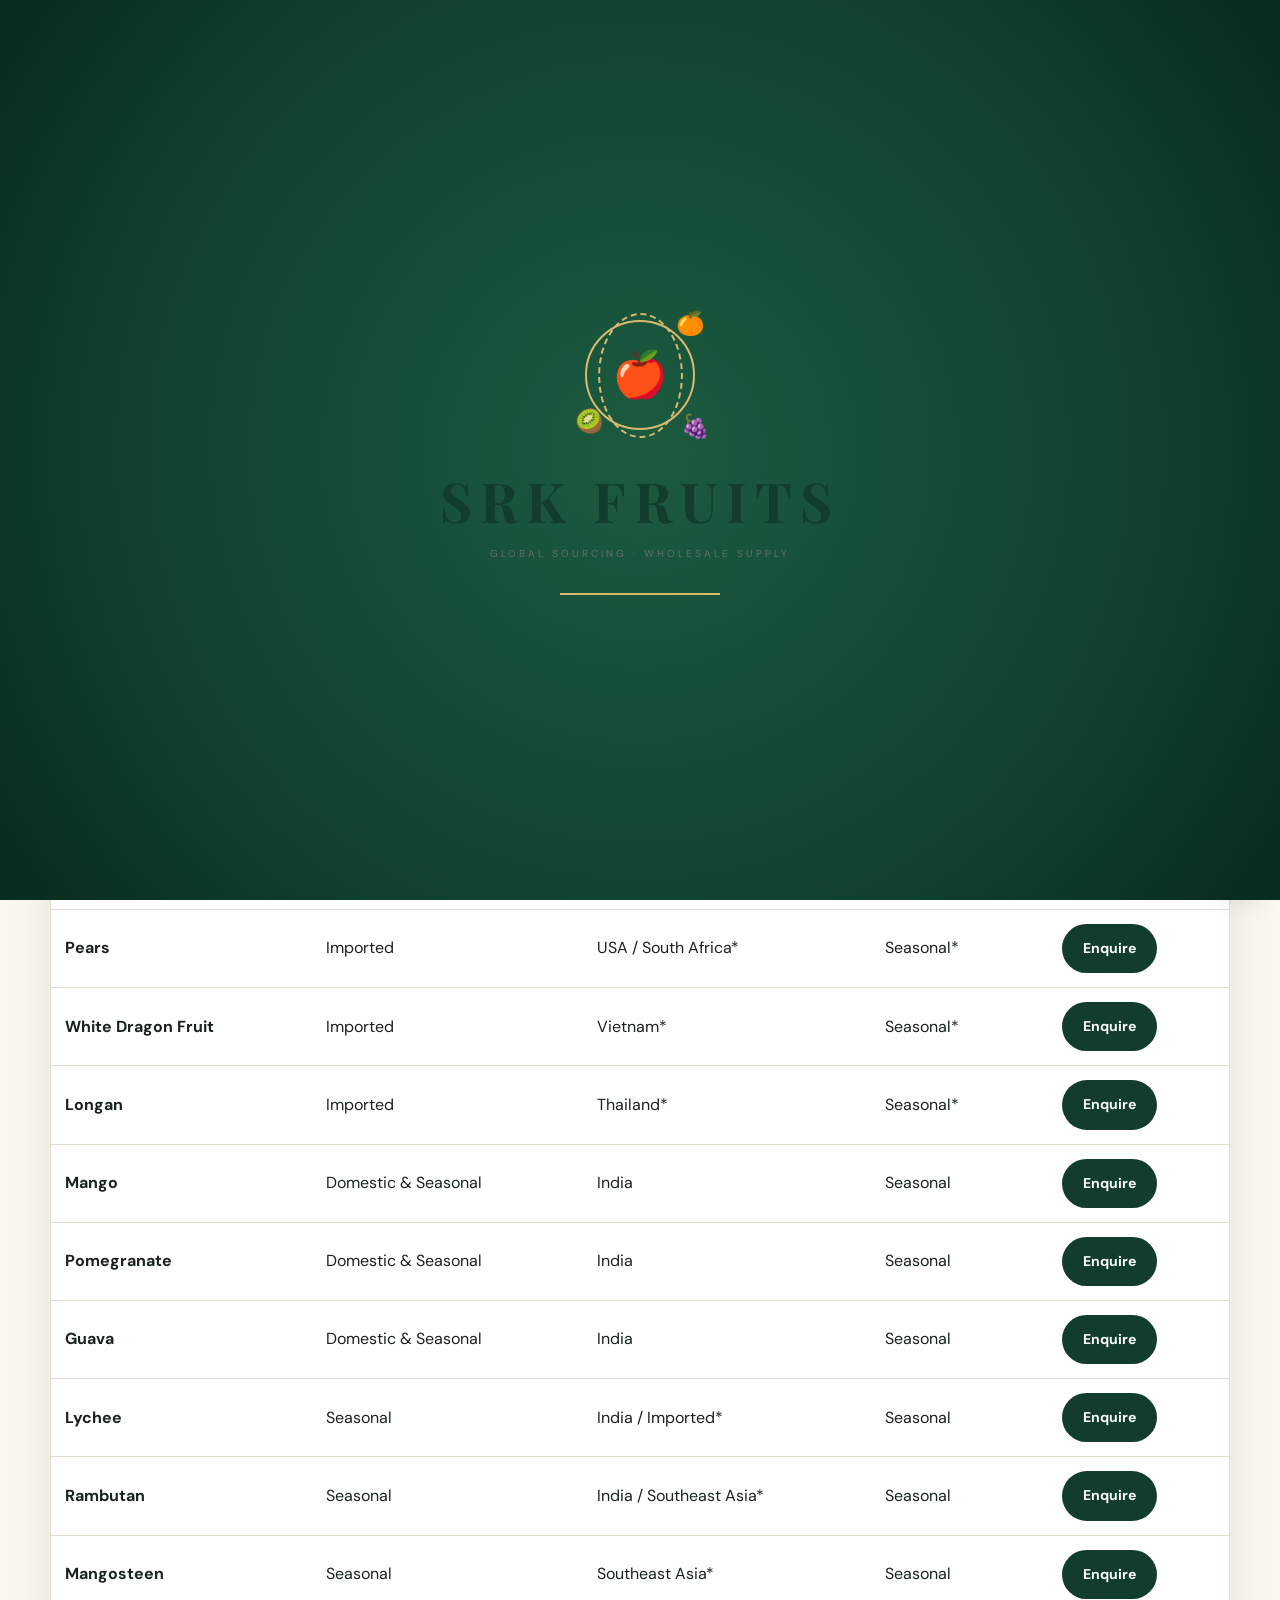
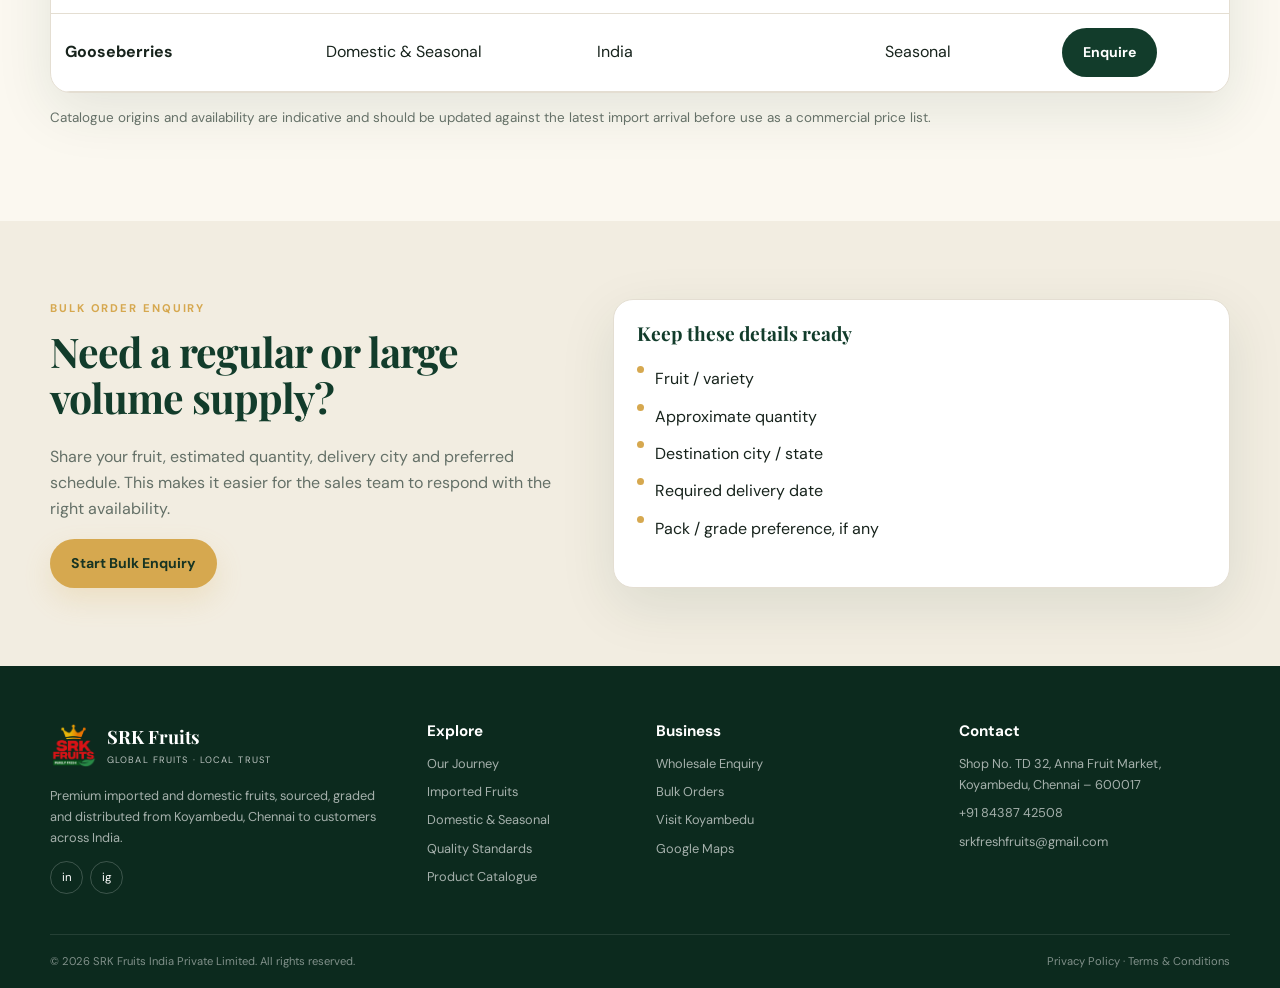
<file: catalogue.html>
<!doctype html><html lang="en"><head><meta charset="utf-8"><meta name="viewport" content="width=device-width,initial-scale=1"><title>Wholesale Catalogue | SRK Fruits India</title><meta name="description" content="SRK Fruits India Private Limited — premium imported and domestic fruit importer and wholesale distributor from Koyambedu, Chennai."><link rel="stylesheet" href="css.css"></head>
<body>
    <!-- Catalogue Page Opening Animation -->
<div class="catalogue-opening" id="catalogueOpening">

    <div class="catalogue-curtain"></div>

    <div class="catalogue-opening-content">

        <div class="catalogue-globe">
            <div class="globe-ring globe-ring-one"></div>
            <div class="globe-ring globe-ring-two"></div>

            <div class="globe-fruits">
                🍎
            </div>

            <span class="globe-fruit fruit-one">🍊</span>
            <span class="globe-fruit fruit-two">🥝</span>
            <span class="globe-fruit fruit-three">🍇</span>
        </div>

        <h1>SRK FRUITS</h1>
        <p>GLOBAL SOURCING · WHOLESALE SUPPLY</p>

        <div class="catalogue-loading">
            <span></span>
        </div>

    </div>
</div>
<header class="header" id="header">
 <div class="container nav">
  <a class="logo" href="index.html"><img src="assets/srk_logo.png" alt="SRK Fruits India logo"><div><strong>SRK Fruits</strong><span>Global Fruits · Local Trust</span></div></a>
  <button class="menu" id="menu" aria-label="Open menu">MENU</button>
  <nav class="links" id="links">
   <a href="index.html">Home</a><a href="about.html">About Us</a><a href="products.html">Products</a><a href="quality.html">Quality</a><a href="catalogue.html">Catalogue</a><a href="contact.html" class="nav-cta">Wholesale Enquiry</a>
  </nav>
 </div>
</header>
<main>
<section class="page-hero"><div class="container"><p class="eyebrow">Wholesale Catalogue</p><h1>Shortlist your fruits. Send one enquiry.</h1><p class="lead">A simple catalogue structure that the team can update whenever a new shipment or seasonal line arrives.</p></div></section>
<section class="section"><div class="container"><div class="card" style="overflow:auto"><table style="width:100%;border-collapse:collapse;min-width:760px"><thead><tr style="background:var(--green);color:#fff"><th style="padding:15px;text-align:left">Fruit</th><th style="padding:15px;text-align:left">Category</th><th style="padding:15px;text-align:left">Origin</th><th style="padding:15px;text-align:left">Availability</th><th style="padding:15px;text-align:left">Enquiry</th></tr></thead><tbody>
<tr><td style="padding:14px;border-bottom:1px solid var(--line)"><strong>Apples</strong></td><td style="padding:14px;border-bottom:1px solid var(--line)">Imported</td><td style="padding:14px;border-bottom:1px solid var(--line)">USA / Washington</td><td style="padding:14px;border-bottom:1px solid var(--line)">Year-round*</td><td style="padding:14px;border-bottom:1px solid var(--line)"><a class="btn btn-dark" href="contact.html?product=Apples">Enquire</a></td></tr><tr><td style="padding:14px;border-bottom:1px solid var(--line)"><strong>Kiwi</strong></td><td style="padding:14px;border-bottom:1px solid var(--line)">Imported</td><td style="padding:14px;border-bottom:1px solid var(--line)">New Zealand / Chile*</td><td style="padding:14px;border-bottom:1px solid var(--line)">Seasonal*</td><td style="padding:14px;border-bottom:1px solid var(--line)"><a class="btn btn-dark" href="contact.html?product=Kiwi">Enquire</a></td></tr><tr><td style="padding:14px;border-bottom:1px solid var(--line)"><strong>Avocado</strong></td><td style="padding:14px;border-bottom:1px solid var(--line)">Imported</td><td style="padding:14px;border-bottom:1px solid var(--line)">Peru / Australia*</td><td style="padding:14px;border-bottom:1px solid var(--line)">Seasonal*</td><td style="padding:14px;border-bottom:1px solid var(--line)"><a class="btn btn-dark" href="contact.html?product=Avocado">Enquire</a></td></tr><tr><td style="padding:14px;border-bottom:1px solid var(--line)"><strong>Oranges</strong></td><td style="padding:14px;border-bottom:1px solid var(--line)">Imported</td><td style="padding:14px;border-bottom:1px solid var(--line)">Egypt / South Africa*</td><td style="padding:14px;border-bottom:1px solid var(--line)">Seasonal*</td><td style="padding:14px;border-bottom:1px solid var(--line)"><a class="btn btn-dark" href="contact.html?product=Oranges">Enquire</a></td></tr><tr><td style="padding:14px;border-bottom:1px solid var(--line)"><strong>Grapes</strong></td><td style="padding:14px;border-bottom:1px solid var(--line)">Imported / Domestic</td><td style="padding:14px;border-bottom:1px solid var(--line)">India / South Africa*</td><td style="padding:14px;border-bottom:1px solid var(--line)">Seasonal</td><td style="padding:14px;border-bottom:1px solid var(--line)"><a class="btn btn-dark" href="contact.html?product=Grapes">Enquire</a></td></tr><tr><td style="padding:14px;border-bottom:1px solid var(--line)"><strong>Pears</strong></td><td style="padding:14px;border-bottom:1px solid var(--line)">Imported</td><td style="padding:14px;border-bottom:1px solid var(--line)">USA / South Africa*</td><td style="padding:14px;border-bottom:1px solid var(--line)">Seasonal*</td><td style="padding:14px;border-bottom:1px solid var(--line)"><a class="btn btn-dark" href="contact.html?product=Pears">Enquire</a></td></tr><tr><td style="padding:14px;border-bottom:1px solid var(--line)"><strong>White Dragon Fruit</strong></td><td style="padding:14px;border-bottom:1px solid var(--line)">Imported</td><td style="padding:14px;border-bottom:1px solid var(--line)">Vietnam*</td><td style="padding:14px;border-bottom:1px solid var(--line)">Seasonal*</td><td style="padding:14px;border-bottom:1px solid var(--line)"><a class="btn btn-dark" href="contact.html?product=White%20Dragon%20Fruit">Enquire</a></td></tr><tr><td style="padding:14px;border-bottom:1px solid var(--line)"><strong>Longan</strong></td><td style="padding:14px;border-bottom:1px solid var(--line)">Imported</td><td style="padding:14px;border-bottom:1px solid var(--line)">Thailand*</td><td style="padding:14px;border-bottom:1px solid var(--line)">Seasonal*</td><td style="padding:14px;border-bottom:1px solid var(--line)"><a class="btn btn-dark" href="contact.html?product=Longan">Enquire</a></td></tr><tr><td style="padding:14px;border-bottom:1px solid var(--line)"><strong>Mango</strong></td><td style="padding:14px;border-bottom:1px solid var(--line)">Domestic & Seasonal</td><td style="padding:14px;border-bottom:1px solid var(--line)">India</td><td style="padding:14px;border-bottom:1px solid var(--line)">Seasonal</td><td style="padding:14px;border-bottom:1px solid var(--line)"><a class="btn btn-dark" href="contact.html?product=Mango">Enquire</a></td></tr><tr><td style="padding:14px;border-bottom:1px solid var(--line)"><strong>Pomegranate</strong></td><td style="padding:14px;border-bottom:1px solid var(--line)">Domestic & Seasonal</td><td style="padding:14px;border-bottom:1px solid var(--line)">India</td><td style="padding:14px;border-bottom:1px solid var(--line)">Seasonal</td><td style="padding:14px;border-bottom:1px solid var(--line)"><a class="btn btn-dark" href="contact.html?product=Pomegranate">Enquire</a></td></tr><tr><td style="padding:14px;border-bottom:1px solid var(--line)"><strong>Guava</strong></td><td style="padding:14px;border-bottom:1px solid var(--line)">Domestic & Seasonal</td><td style="padding:14px;border-bottom:1px solid var(--line)">India</td><td style="padding:14px;border-bottom:1px solid var(--line)">Seasonal</td><td style="padding:14px;border-bottom:1px solid var(--line)"><a class="btn btn-dark" href="contact.html?product=Guava">Enquire</a></td></tr><tr><td style="padding:14px;border-bottom:1px solid var(--line)"><strong>Lychee</strong></td><td style="padding:14px;border-bottom:1px solid var(--line)">Seasonal</td><td style="padding:14px;border-bottom:1px solid var(--line)">India / Imported*</td><td style="padding:14px;border-bottom:1px solid var(--line)">Seasonal</td><td style="padding:14px;border-bottom:1px solid var(--line)"><a class="btn btn-dark" href="contact.html?product=Lychee">Enquire</a></td></tr><tr><td style="padding:14px;border-bottom:1px solid var(--line)"><strong>Rambutan</strong></td><td style="padding:14px;border-bottom:1px solid var(--line)">Seasonal</td><td style="padding:14px;border-bottom:1px solid var(--line)">India / Southeast Asia*</td><td style="padding:14px;border-bottom:1px solid var(--line)">Seasonal</td><td style="padding:14px;border-bottom:1px solid var(--line)"><a class="btn btn-dark" href="contact.html?product=Rambutan">Enquire</a></td></tr><tr><td style="padding:14px;border-bottom:1px solid var(--line)"><strong>Mangosteen</strong></td><td style="padding:14px;border-bottom:1px solid var(--line)">Seasonal</td><td style="padding:14px;border-bottom:1px solid var(--line)">Southeast Asia*</td><td style="padding:14px;border-bottom:1px solid var(--line)">Seasonal</td><td style="padding:14px;border-bottom:1px solid var(--line)"><a class="btn btn-dark" href="contact.html?product=Mangosteen">Enquire</a></td></tr><tr><td style="padding:14px;border-bottom:1px solid var(--line)"><strong>Gooseberries</strong></td><td style="padding:14px;border-bottom:1px solid var(--line)">Domestic & Seasonal</td><td style="padding:14px;border-bottom:1px solid var(--line)">India</td><td style="padding:14px;border-bottom:1px solid var(--line)">Seasonal</td><td style="padding:14px;border-bottom:1px solid var(--line)"><a class="btn btn-dark" href="contact.html?product=Gooseberries">Enquire</a></td></tr>
</tbody></table></div><p class="small muted" style="margin-top:14px">Catalogue origins and availability are indicative and should be updated against the latest import arrival before use as a commercial price list.</p></div></section>
<section class="section alt"><div class="container feature"><div><p class="eyebrow">Bulk order enquiry</p><h2>Need a regular or large volume supply?</h2><p>Share your fruit, estimated quantity, delivery city and preferred schedule. This makes it easier for the sales team to respond with the right availability.</p><a class="btn btn-primary" href="contact.html#bulk">Start Bulk Enquiry</a></div><div class="card card-pad"><h3>Keep these details ready</h3><ul class="checks"><li><b>1</b><span>Fruit / variety</span></li><li><b>2</b><span>Approximate quantity</span></li><li><b>3</b><span>Destination city / state</span></li><li><b>4</b><span>Required delivery date</span></li><li><b>5</b><span>Pack / grade preference, if any</span></li></ul></div></div></section>
</main>
<footer class="footer">
 <div class="container">
  <div class="footer-grid">
   <div><a class="logo" href="index.html"><img src="assets/srk_logo.png" alt="SRK Fruits logo"><div><strong>SRK Fruits</strong><span>Global Fruits · Local Trust</span></div></a><p style="margin-top:16px">Premium imported and domestic fruits, sourced, graded and distributed from Koyambedu, Chennai to customers across India.</p><div class="social"><a href="https://www.linkedin.com/company/srk-fruits/" target="_blank" rel="noopener">in</a><a href="https://www.instagram.com/srkfreshfruits/" target="_blank" rel="noopener">ig</a></div></div>
   <div><h4>Explore</h4><ul><li><a href="about.html">Our Journey</a></li><li><a href="products.html">Imported Fruits</a></li><li><a href="products.html#domestic">Domestic & Seasonal</a></li><li><a href="quality.html">Quality Standards</a></li><li><a href="catalogue.html">Product Catalogue</a></li></ul></div>
   <div><h4>Business</h4><ul><li><a href="contact.html">Wholesale Enquiry</a></li><li><a href="contact.html#bulk">Bulk Orders</a></li><li><a href="contact.html#location">Visit Koyambedu</a></li><li><a href="https://www.google.com/maps?q=Shop+No.+TD+32,+Anna+Fruit+Market,+Koyambedu,+Chennai+600017" target="_blank" rel="noopener">Google Maps</a></li></ul></div>
   <div><h4>Contact</h4><ul><li>Shop No. TD 32, Anna Fruit Market,<br>Koyambedu, Chennai – 600017</li><li><a href="tel:+918438742508">+91 84387 42508</a></li><li><a href="mailto:srkfreshfruits@gmail.com">srkfreshfruits@gmail.com</a></li></ul></div>
  </div>
  <div class="footer-bottom"><span>© <span id="year"></span> SRK Fruits India Private Limited. All rights reserved.</span><span><a href="privacy.html">Privacy Policy</a> · <a href="terms.html">Terms & Conditions</a></span></div>
 </div>
</footer>
<div class="float-actions"><a class="float wa" href="https://wa.me/918438742508?text=Hello%20SRK%20Fruits%2C%20I%20would%20like%20to%20make%20a%20wholesale%20enquiry." target="_blank" rel="noopener" aria-label="WhatsApp">WA</a><a class="float call" href="tel:+918438742508" aria-label="Call">CALL</a></div>

<script>
const header=document.getElementById('header'); const menu=document.getElementById('menu'); const links=document.getElementById('links');
window.addEventListener('scroll',()=>header.classList.toggle('scrolled',scrollY>20),{passive:true});
menu?.addEventListener('click',()=>links.classList.toggle('open'));
document.querySelectorAll('.reveal').forEach(el=>{const o=new IntersectionObserver(es=>es.forEach(e=>{if(e.isIntersecting){e.target.classList.add('show');o.unobserve(e.target)}}),{threshold:.12});o.observe(el)});
document.getElementById('year').textContent=new Date().getFullYear();

// Catalogue page opening animation
window.addEventListener('load', function () {

    const opening = document.getElementById('catalogueOpening');

    if (!opening) return;

    setTimeout(() => {
        opening.classList.add('open');
    }, 1800);

    setTimeout(() => {
        opening.classList.add('finished');
    }, 2800);

});
</script>
</body></html>
</file>
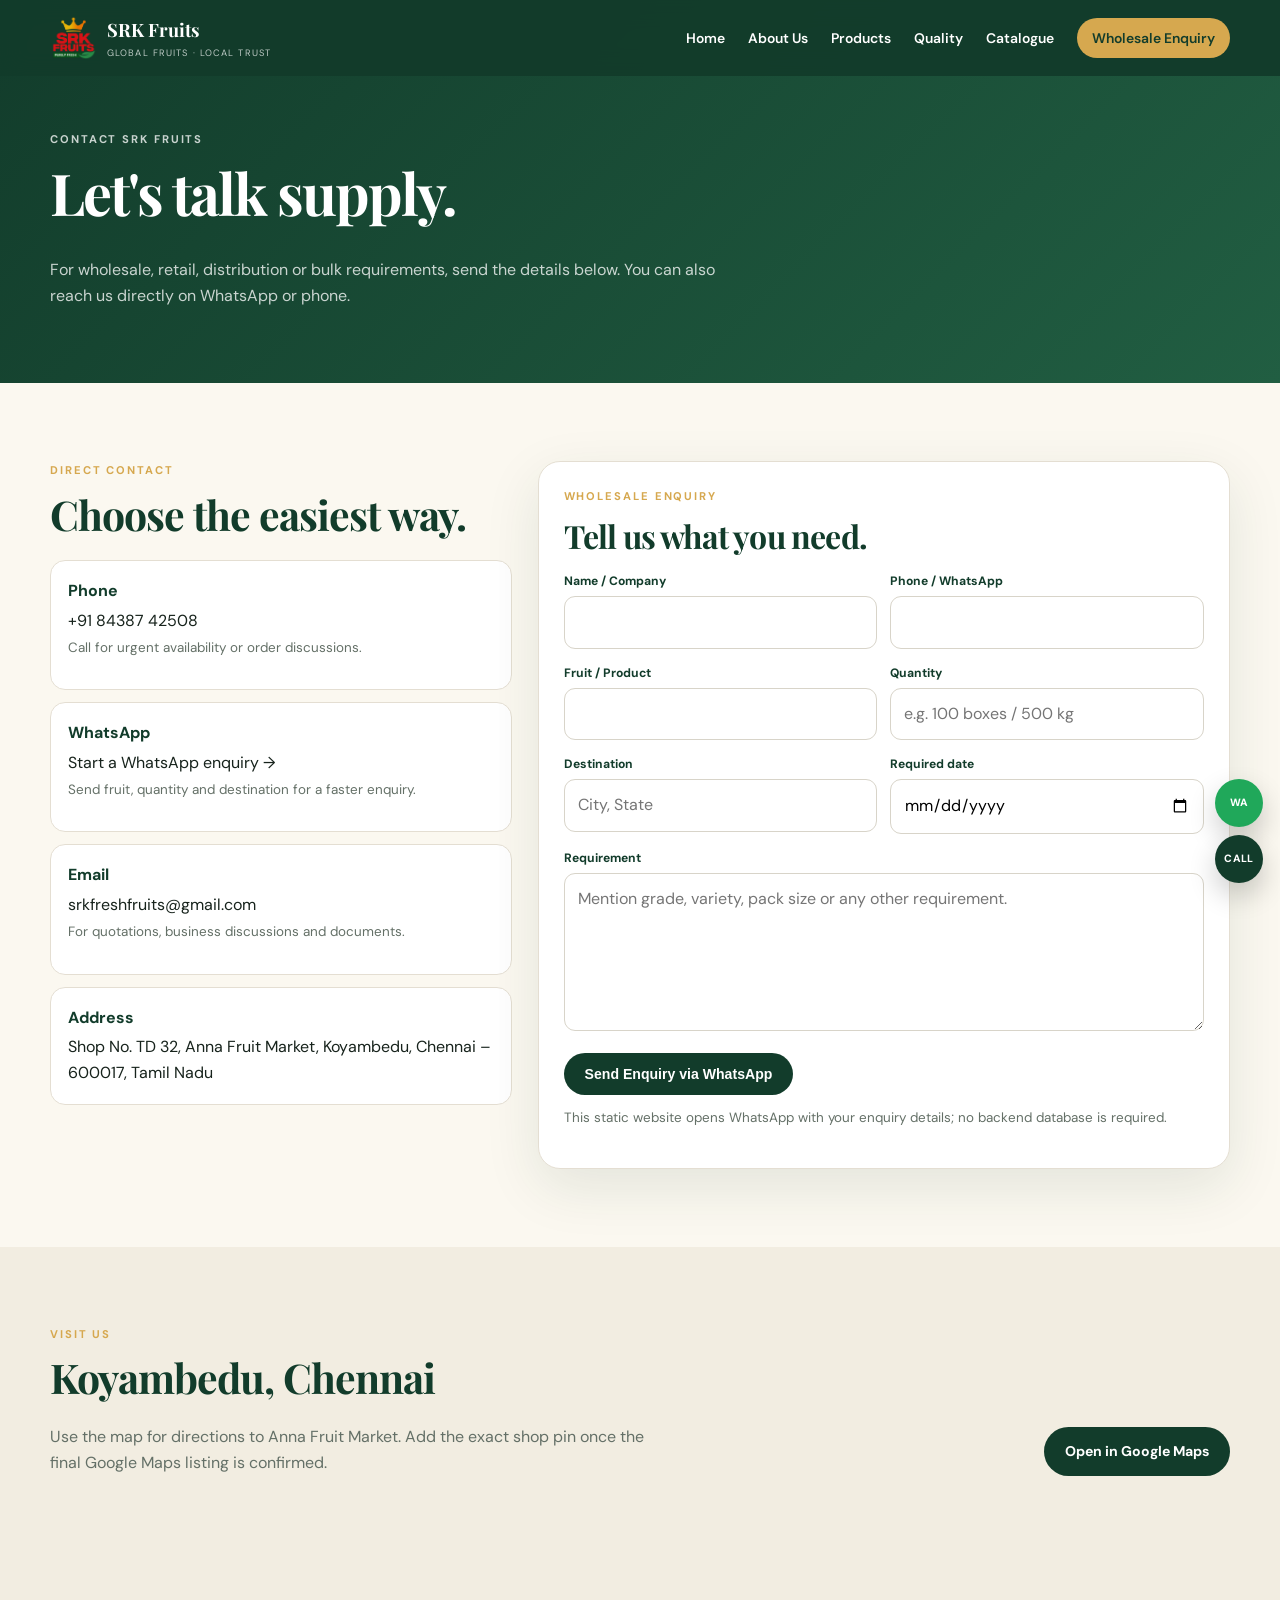
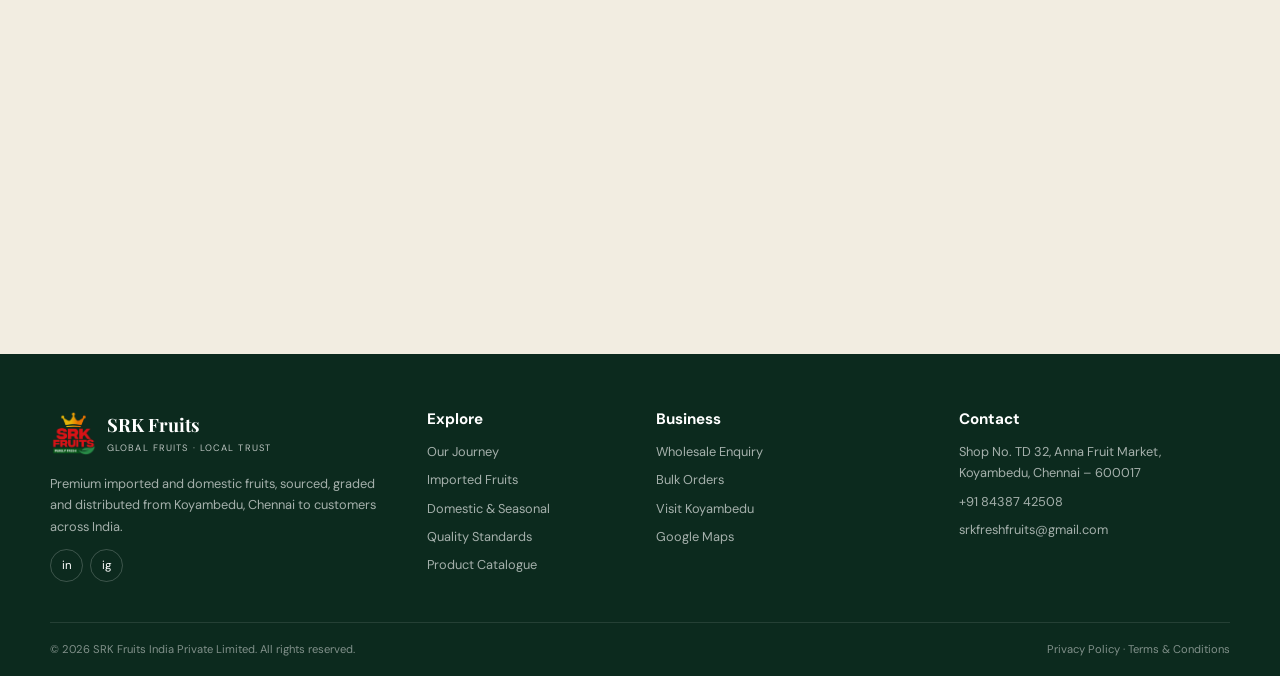
<file: contact.html>
<!doctype html><html lang="en"><head><meta charset="utf-8"><meta name="viewport" content="width=device-width,initial-scale=1"><title>Contact & Wholesale Enquiry | SRK Fruits India</title><meta name="description" content="SRK Fruits India Private Limited — premium imported and domestic fruit importer and wholesale distributor from Koyambedu, Chennai."><link rel="stylesheet" href="css.css"></head><body>
<header class="header" id="header">
 <div class="container nav">
  <a class="logo" href="index.html"><img src="assets/srk_logo.png" alt="SRK Fruits India logo"><div><strong>SRK Fruits</strong><span>Global Fruits · Local Trust</span></div></a>
  <button class="menu" id="menu" aria-label="Open menu">MENU</button>
  <nav class="links" id="links">
   <a href="index.html">Home</a><a href="about.html">About Us</a><a href="products.html">Products</a><a href="quality.html">Quality</a><a href="catalogue.html">Catalogue</a><a href="contact.html" class="nav-cta">Wholesale Enquiry</a>
  </nav>
 </div>
</header>
<main>
<section class="page-hero"><div class="container"><p class="eyebrow">Contact SRK Fruits</p><h1>Let's talk supply.</h1><p class="lead">For wholesale, retail, distribution or bulk requirements, send the details below. You can also reach us directly on WhatsApp or phone.</p></div></section>
<section class="section" id="bulk"><div class="container contact-grid">
<div><p class="eyebrow">Direct contact</p><h2>Choose the easiest way.</h2><div class="contact-list">
<div class="contact-item"><b>Phone</b><a href="tel:+918438742508">+91 84387 42508</a><p class="small">Call for urgent availability or order discussions.</p></div>
<div class="contact-item"><b>WhatsApp</b><a href="https://wa.me/918438742508?text=Hello%20SRK%20Fruits%2C%20I%20would%20like%20to%20make%20a%20wholesale%20enquiry." target="_blank" rel="noopener">Start a WhatsApp enquiry →</a><p class="small">Send fruit, quantity and destination for a faster enquiry.</p></div>
<div class="contact-item"><b>Email</b><a href="mailto:srkfreshfruits@gmail.com">srkfreshfruits@gmail.com</a><p class="small">For quotations, business discussions and documents.</p></div>
<div class="contact-item"><b>Address</b>Shop No. TD 32, Anna Fruit Market, Koyambedu, Chennai – 600017, Tamil Nadu</div>
</div></div>
<form class="form" id="enquiryForm"><p class="eyebrow">Wholesale enquiry</p><h2 style="font-size:2rem">Tell us what you need.</h2>
<div class="form-row"><div class="field"><label>Name / Company</label><input name="name" required></div><div class="field"><label>Phone / WhatsApp</label><input name="phone" required></div></div>
<div class="form-row"><div class="field"><label>Fruit / Product</label><input name="product" id="product"></div><div class="field"><label>Quantity</label><input name="quantity" placeholder="e.g. 100 boxes / 500 kg"></div></div>
<div class="form-row"><div class="field"><label>Destination</label><input name="destination" placeholder="City, State"></div><div class="field"><label>Required date</label><input name="date" type="date"></div></div>
<div class="field"><label>Requirement</label><textarea name="message" rows="5" placeholder="Mention grade, variety, pack size or any other requirement."></textarea></div>
<button class="btn btn-dark" type="submit">Send Enquiry via WhatsApp</button><p class="small muted" style="margin-top:12px">This static website opens WhatsApp with your enquiry details; no backend database is required.</p>
</form></div></section>
<section class="section alt" id="location"><div class="container"><div class="section-head"><div><p class="eyebrow">Visit us</p><h2>Koyambedu, Chennai</h2><p class="lead">Use the map for directions to Anna Fruit Market. Add the exact shop pin once the final Google Maps listing is confirmed.</p></div><a class="btn btn-dark" href="https://www.google.com/maps?q=Shop+No.+TD+32,+Anna+Fruit+Market,+Koyambedu,+Chennai+600017" target="_blank" rel="noopener">Open in Google Maps</a></div><iframe class="map" loading="lazy" src="https://www.google.com/maps?q=Shop+No.+TD+32,+Anna+Fruit+Market,+Koyambedu,+Chennai+600017&output=embed" title="SRK Fruits location map"></iframe></div></section>
<script>
const params=new URLSearchParams(location.search); if(params.get('product')) document.getElementById('product').value=params.get('product');
document.getElementById('enquiryForm').addEventListener('submit',e=>{e.preventDefault();const d=new FormData(e.target);const msg=`Hello SRK Fruits, I would like to make a wholesale enquiry.%0A%0AName/Company: ${d.get('name')}%0APhone: ${d.get('phone')}%0AProduct: ${d.get('product')}%0AQuantity: ${d.get('quantity')}%0ADestination: ${d.get('destination')}%0ARequired date: ${d.get('date')}%0ARequirement: ${d.get('message')}`;window.open('https://wa.me/918438742508?text='+msg,'_blank')});
</script>
</main>
<footer class="footer">
 <div class="container">
  <div class="footer-grid">
   <div><a class="logo" href="index.html"><img src="assets/srk_logo.png" alt="SRK Fruits logo"><div><strong>SRK Fruits</strong><span>Global Fruits · Local Trust</span></div></a><p style="margin-top:16px">Premium imported and domestic fruits, sourced, graded and distributed from Koyambedu, Chennai to customers across India.</p><div class="social"><a href="https://www.linkedin.com/company/srk-fruits/" target="_blank" rel="noopener">in</a><a href="https://www.instagram.com/srkfreshfruits/" target="_blank" rel="noopener">ig</a></div></div>
   <div><h4>Explore</h4><ul><li><a href="about.html">Our Journey</a></li><li><a href="products.html">Imported Fruits</a></li><li><a href="products.html#domestic">Domestic & Seasonal</a></li><li><a href="quality.html">Quality Standards</a></li><li><a href="catalogue.html">Product Catalogue</a></li></ul></div>
   <div><h4>Business</h4><ul><li><a href="contact.html">Wholesale Enquiry</a></li><li><a href="contact.html#bulk">Bulk Orders</a></li><li><a href="contact.html#location">Visit Koyambedu</a></li><li><a href="https://www.google.com/maps?q=Shop+No.+TD+32,+Anna+Fruit+Market,+Koyambedu,+Chennai+600017" target="_blank" rel="noopener">Google Maps</a></li></ul></div>
   <div><h4>Contact</h4><ul><li>Shop No. TD 32, Anna Fruit Market,<br>Koyambedu, Chennai – 600017</li><li><a href="tel:+918438742508">+91 84387 42508</a></li><li><a href="mailto:srkfreshfruits@gmail.com">srkfreshfruits@gmail.com</a></li></ul></div>
  </div>
  <div class="footer-bottom"><span>© <span id="year"></span> SRK Fruits India Private Limited. All rights reserved.</span><span><a href="privacy.html">Privacy Policy</a> · <a href="terms.html">Terms & Conditions</a></span></div>
 </div>
</footer>
<div class="float-actions"><a class="float wa" href="https://wa.me/918438742508?text=Hello%20SRK%20Fruits%2C%20I%20would%20like%20to%20make%20a%20wholesale%20enquiry." target="_blank" rel="noopener" aria-label="WhatsApp">WA</a><a class="float call" href="tel:+918438742508" aria-label="Call">CALL</a></div>

<script>
const header=document.getElementById('header'); const menu=document.getElementById('menu'); const links=document.getElementById('links');
window.addEventListener('scroll',()=>header.classList.toggle('scrolled',scrollY>20),{passive:true});
menu?.addEventListener('click',()=>links.classList.toggle('open'));
document.querySelectorAll('.reveal').forEach(el=>{const o=new IntersectionObserver(es=>es.forEach(e=>{if(e.isIntersecting){e.target.classList.add('show');o.unobserve(e.target)}}),{threshold:.12});o.observe(el)});
document.getElementById('year').textContent=new Date().getFullYear();
</script>
</body></html>
</file>
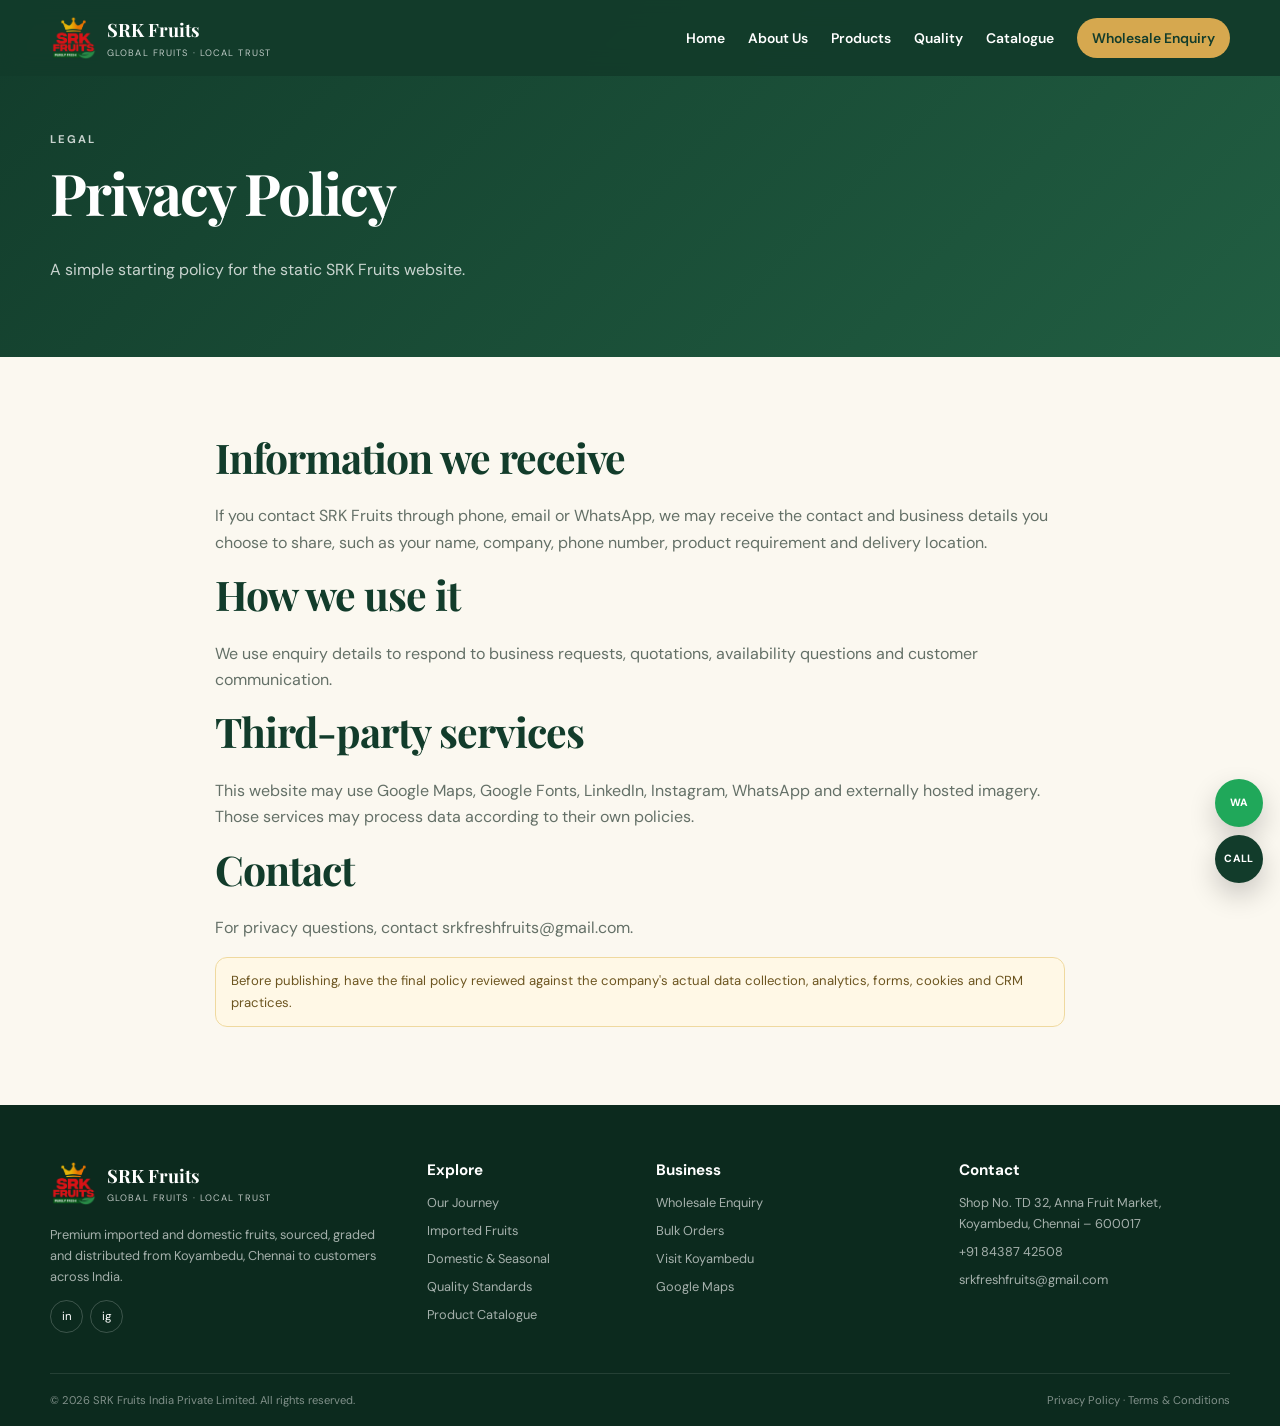
<file: privacy.html>
<!doctype html><html lang="en"><head><meta charset="utf-8"><meta name="viewport" content="width=device-width,initial-scale=1"><title>Privacy Policy | SRK Fruits India</title><meta name="description" content="SRK Fruits India Private Limited — premium imported and domestic fruit importer and wholesale distributor from Koyambedu, Chennai."><link rel="stylesheet" href="css.css"></head><body>
<header class="header" id="header">
 <div class="container nav">
  <a class="logo" href="index.html"><img src="assets/srk_logo.png" alt="SRK Fruits India logo"><div><strong>SRK Fruits</strong><span>Global Fruits · Local Trust</span></div></a>
  <button class="menu" id="menu" aria-label="Open menu">MENU</button>
  <nav class="links" id="links">
   <a href="index.html">Home</a><a href="about.html">About Us</a><a href="products.html">Products</a><a href="quality.html">Quality</a><a href="catalogue.html">Catalogue</a><a href="contact.html" class="nav-cta">Wholesale Enquiry</a>
  </nav>
 </div>
</header>
<main><section class="page-hero"><div class="container"><p class="eyebrow">Legal</p><h1>Privacy Policy</h1><p class="lead">A simple starting policy for the static SRK Fruits website.</p></div></section><section class="section"><div class="container" style="max-width:850px"><h2>Information we receive</h2><p>If you contact SRK Fruits through phone, email or WhatsApp, we may receive the contact and business details you choose to share, such as your name, company, phone number, product requirement and delivery location.</p><h2>How we use it</h2><p>We use enquiry details to respond to business requests, quotations, availability questions and customer communication.</p><h2>Third-party services</h2><p>This website may use Google Maps, Google Fonts, LinkedIn, Instagram, WhatsApp and externally hosted imagery. Those services may process data according to their own policies.</p><h2>Contact</h2><p>For privacy questions, contact <a href="mailto:srkfreshfruits@gmail.com">srkfreshfruits@gmail.com</a>.</p><div class="notice">Before publishing, have the final policy reviewed against the company's actual data collection, analytics, forms, cookies and CRM practices.</div></div></section></main>
<footer class="footer">
 <div class="container">
  <div class="footer-grid">
   <div><a class="logo" href="index.html"><img src="assets/srk_logo.png" alt="SRK Fruits logo"><div><strong>SRK Fruits</strong><span>Global Fruits · Local Trust</span></div></a><p style="margin-top:16px">Premium imported and domestic fruits, sourced, graded and distributed from Koyambedu, Chennai to customers across India.</p><div class="social"><a href="https://www.linkedin.com/company/srk-fruits/" target="_blank" rel="noopener">in</a><a href="https://www.instagram.com/srkfreshfruits/" target="_blank" rel="noopener">ig</a></div></div>
   <div><h4>Explore</h4><ul><li><a href="about.html">Our Journey</a></li><li><a href="products.html">Imported Fruits</a></li><li><a href="products.html#domestic">Domestic & Seasonal</a></li><li><a href="quality.html">Quality Standards</a></li><li><a href="catalogue.html">Product Catalogue</a></li></ul></div>
   <div><h4>Business</h4><ul><li><a href="contact.html">Wholesale Enquiry</a></li><li><a href="contact.html#bulk">Bulk Orders</a></li><li><a href="contact.html#location">Visit Koyambedu</a></li><li><a href="https://www.google.com/maps?q=Shop+No.+TD+32,+Anna+Fruit+Market,+Koyambedu,+Chennai+600017" target="_blank" rel="noopener">Google Maps</a></li></ul></div>
   <div><h4>Contact</h4><ul><li>Shop No. TD 32, Anna Fruit Market,<br>Koyambedu, Chennai – 600017</li><li><a href="tel:+918438742508">+91 84387 42508</a></li><li><a href="mailto:srkfreshfruits@gmail.com">srkfreshfruits@gmail.com</a></li></ul></div>
  </div>
  <div class="footer-bottom"><span>© <span id="year"></span> SRK Fruits India Private Limited. All rights reserved.</span><span><a href="privacy.html">Privacy Policy</a> · <a href="terms.html">Terms & Conditions</a></span></div>
 </div>
</footer>
<div class="float-actions"><a class="float wa" href="https://wa.me/918438742508?text=Hello%20SRK%20Fruits%2C%20I%20would%20like%20to%20make%20a%20wholesale%20enquiry." target="_blank" rel="noopener" aria-label="WhatsApp">WA</a><a class="float call" href="tel:+918438742508" aria-label="Call">CALL</a></div>

<script>
const header=document.getElementById('header'); const menu=document.getElementById('menu'); const links=document.getElementById('links');
window.addEventListener('scroll',()=>header.classList.toggle('scrolled',scrollY>20),{passive:true});
menu?.addEventListener('click',()=>links.classList.toggle('open'));
document.querySelectorAll('.reveal').forEach(el=>{const o=new IntersectionObserver(es=>es.forEach(e=>{if(e.isIntersecting){e.target.classList.add('show');o.unobserve(e.target)}}),{threshold:.12});o.observe(el)});
document.getElementById('year').textContent=new Date().getFullYear();
</script>
</body></html>
</file>
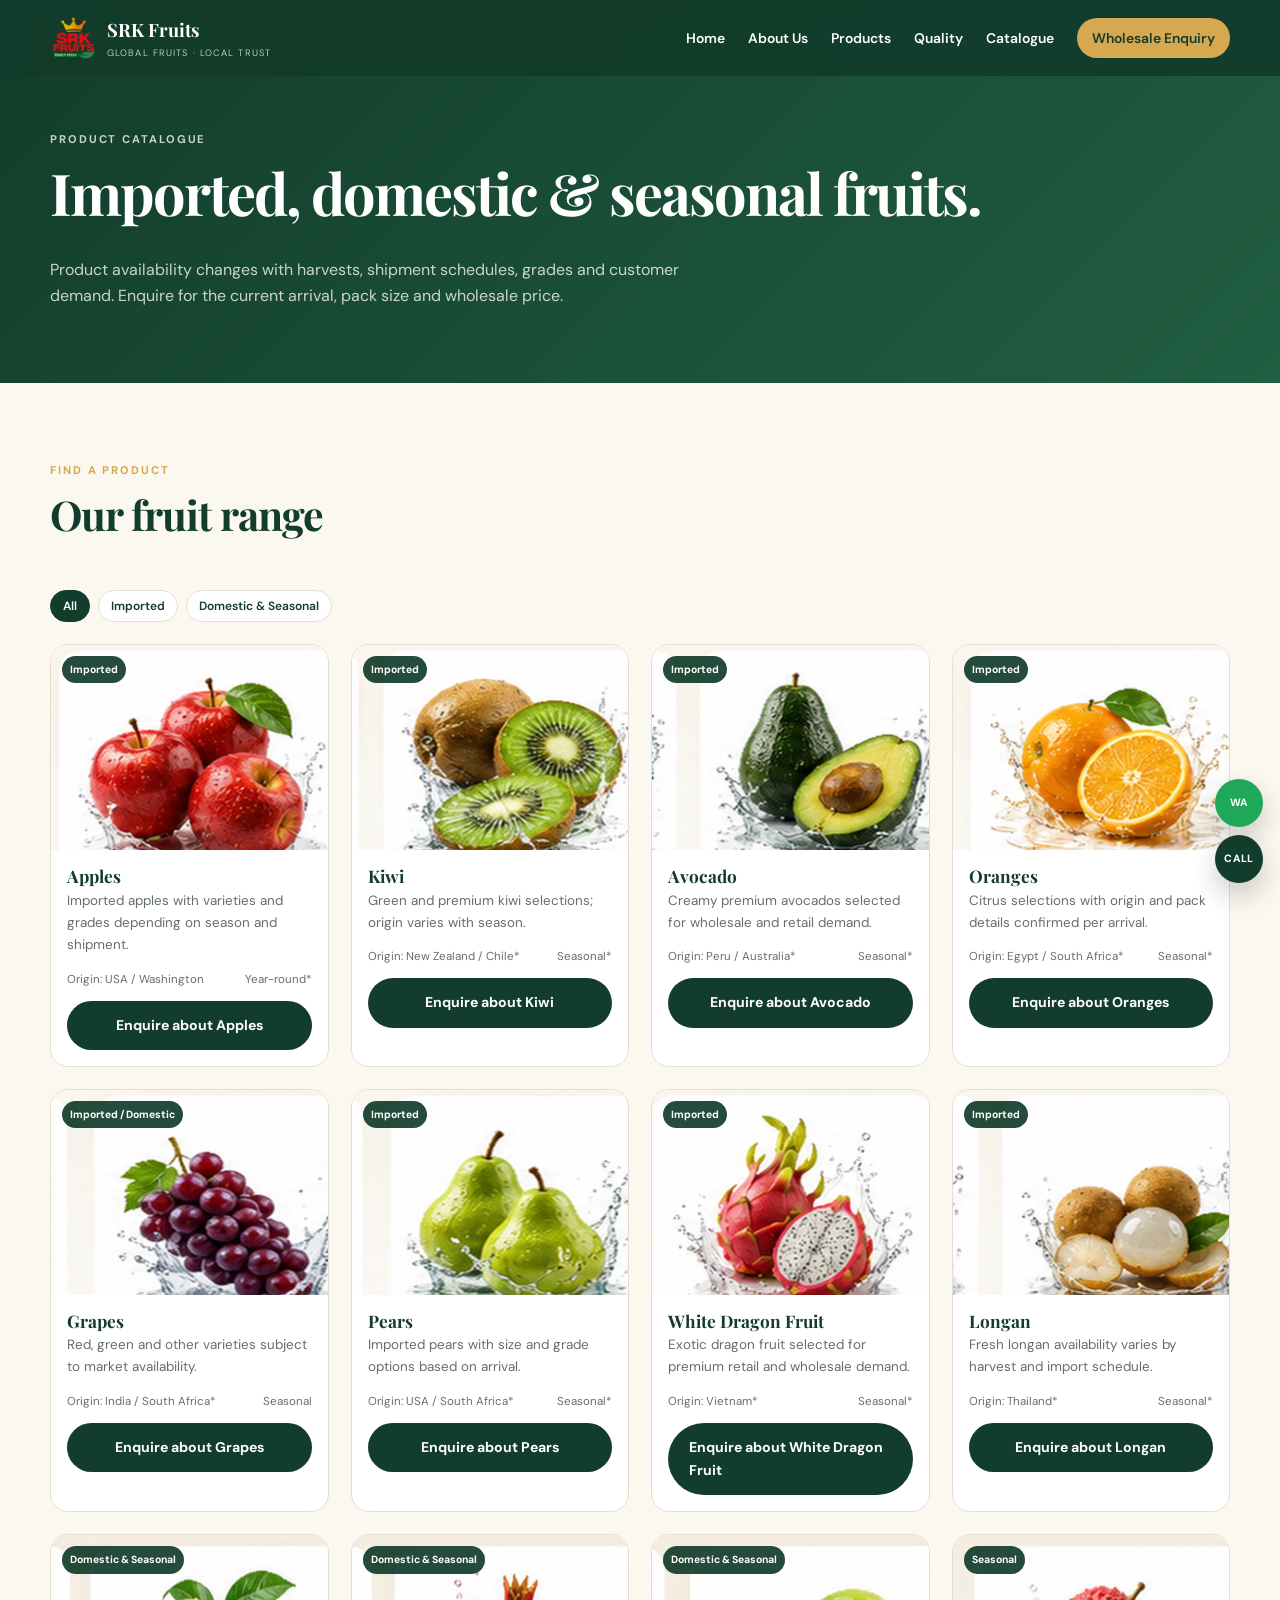
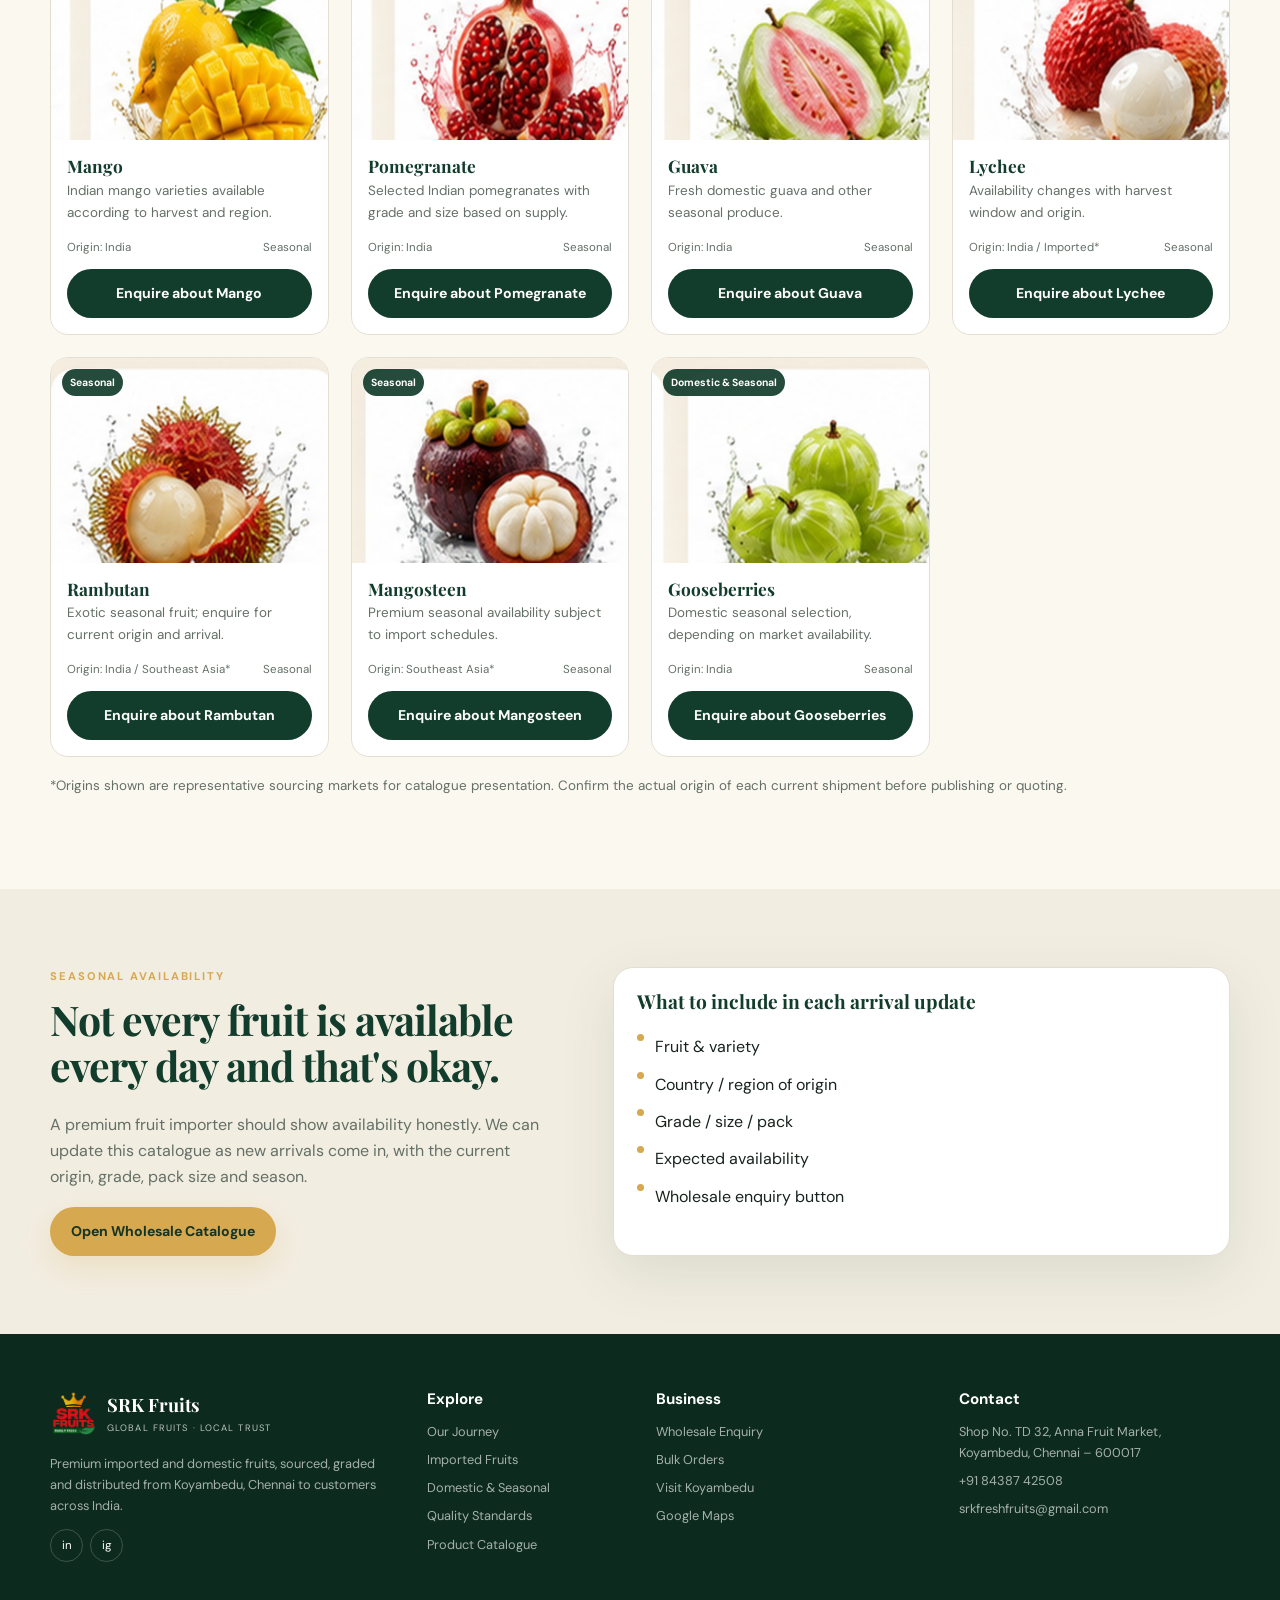
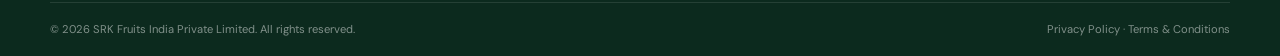
<file: products.html>
<!doctype html><html lang="en"><head><meta charset="utf-8"><meta name="viewport" content="width=device-width,initial-scale=1"><title>Products | SRK Fruits India</title><meta name="description" content="SRK Fruits India Private Limited — premium imported and domestic fruit importer and wholesale distributor from Koyambedu, Chennai."><link rel="stylesheet" href="css.css"></head>
<body>
    <!-- Products Page Opening Animation -->
<div class="products-opening" id="productsOpening">
    <div class="products-panel products-panel-left"></div>
    <div class="products-panel products-panel-right"></div>

    <div class="products-opening-content">
        <div class="fruit-orbit">
            <span>🍎</span>
            <span>🍊</span>
            <span>🥝</span>
        </div>

        <h1>SRK FRUITS</h1>
        <p>FRESHNESS FROM AROUND THE WORLD</p>
    </div>
</div>
<header class="header" id="header">
 <div class="container nav">
  <a class="logo" href="index.html"><img src="assets/srk_logo.png" alt="SRK Fruits India logo"><div><strong>SRK Fruits</strong><span>Global Fruits · Local Trust</span></div></a>
  <button class="menu" id="menu" aria-label="Open menu">MENU</button>
  <nav class="links" id="links">
   <a href="index.html">Home</a><a href="about.html">About Us</a><a href="products.html">Products</a><a href="quality.html">Quality</a><a href="catalogue.html">Catalogue</a><a href="contact.html" class="nav-cta">Wholesale Enquiry</a>
  </nav>
 </div>
</header>
<main>
<section class="page-hero"><div class="container"><p class="eyebrow">Product Catalogue</p><h1>Imported, domestic & seasonal fruits.</h1><p class="lead">Product availability changes with harvests, shipment schedules, grades and customer demand. Enquire for the current arrival, pack size and wholesale price.</p></div></section>
<section class="section" id="imported"><div class="container"><div class="section-head"><div><p class="eyebrow">Find a product</p><h2>Our fruit range</h2></div><p class="lead"></p></div>
<div class="filters"><button class="filter active" data-filter="all">All</button><button class="filter" data-filter="imported">Imported</button><button class="filter" data-filter="domestic">Domestic & Seasonal</button></div>
<div class="grid grid-4" id="productGrid"><article class="product-card reveal" data-category="imported"><div class="product-img"><img src="assets/products/apples.png" alt="Apples" loading="lazy"><span class="origin">Imported</span></div><div class="product-body"><h3>Apples</h3><p class="small">Imported apples with varieties and grades depending on season and shipment.</p><div class="product-meta"><span>Origin: USA / Washington</span><span>Year-round*</span></div><a class="btn btn-dark" style="width:100%" href="contact.html?product=Apples">Enquire about Apples</a></div></article><article class="product-card reveal" data-category="imported"><div class="product-img"><img src="assets/products/kiwi.png" alt="Kiwi" loading="lazy"><span class="origin">Imported</span></div><div class="product-body"><h3>Kiwi</h3><p class="small">Green and premium kiwi selections; origin varies with season.</p><div class="product-meta"><span>Origin: New Zealand / Chile*</span><span>Seasonal*</span></div><a class="btn btn-dark" style="width:100%" href="contact.html?product=Kiwi">Enquire about Kiwi</a></div></article><article class="product-card reveal" data-category="imported"><div class="product-img"><img src="assets/products/avocado.png" alt="Avocado" loading="lazy"><span class="origin">Imported</span></div><div class="product-body"><h3>Avocado</h3><p class="small">Creamy premium avocados selected for wholesale and retail demand.</p><div class="product-meta"><span>Origin: Peru / Australia*</span><span>Seasonal*</span></div><a class="btn btn-dark" style="width:100%" href="contact.html?product=Avocado">Enquire about Avocado</a></div></article><article class="product-card reveal" data-category="imported"><div class="product-img"><img src="assets/products/oranges.png" alt="Oranges" loading="lazy"><span class="origin">Imported</span></div><div class="product-body"><h3>Oranges</h3><p class="small">Citrus selections with origin and pack details confirmed per arrival.</p><div class="product-meta"><span>Origin: Egypt / South Africa*</span><span>Seasonal*</span></div><a class="btn btn-dark" style="width:100%" href="contact.html?product=Oranges">Enquire about Oranges</a></div></article><article class="product-card reveal" data-category="imported"><div class="product-img"><img src="assets/products/grapes.png" alt="Grapes" loading="lazy"><span class="origin">Imported / Domestic</span></div><div class="product-body"><h3>Grapes</h3><p class="small">Red, green and other varieties subject to market availability.</p><div class="product-meta"><span>Origin: India / South Africa*</span><span>Seasonal</span></div><a class="btn btn-dark" style="width:100%" href="contact.html?product=Grapes">Enquire about Grapes</a></div></article><article class="product-card reveal" data-category="imported"><div class="product-img"><img src="assets/products/pears.png" alt="Pears" loading="lazy"><span class="origin">Imported</span></div><div class="product-body"><h3>Pears</h3><p class="small">Imported pears with size and grade options based on arrival.</p><div class="product-meta"><span>Origin: USA / South Africa*</span><span>Seasonal*</span></div><a class="btn btn-dark" style="width:100%" href="contact.html?product=Pears">Enquire about Pears</a></div></article><article class="product-card reveal" data-category="imported"><div class="product-img"><img src="assets/products/white-dragon-fruit.png" alt="White Dragon Fruit" loading="lazy"><span class="origin">Imported</span></div><div class="product-body"><h3>White Dragon Fruit</h3><p class="small">Exotic dragon fruit selected for premium retail and wholesale demand.</p><div class="product-meta"><span>Origin: Vietnam*</span><span>Seasonal*</span></div><a class="btn btn-dark" style="width:100%" href="contact.html?product=White%20Dragon%20Fruit">Enquire about White Dragon Fruit</a></div></article><article class="product-card reveal" data-category="imported"><div class="product-img"><img src="assets/products/longan.png" alt="Longan" loading="lazy"><span class="origin">Imported</span></div><div class="product-body"><h3>Longan</h3><p class="small">Fresh longan availability varies by harvest and import schedule.</p><div class="product-meta"><span>Origin: Thailand*</span><span>Seasonal*</span></div><a class="btn btn-dark" style="width:100%" href="contact.html?product=Longan">Enquire about Longan</a></div></article><article class="product-card reveal" data-category="domestic"><div class="product-img"><img src="assets/products/mango.png" alt="Mango" loading="lazy"><span class="origin">Domestic & Seasonal</span></div><div class="product-body"><h3>Mango</h3><p class="small">Indian mango varieties available according to harvest and region.</p><div class="product-meta"><span>Origin: India</span><span>Seasonal</span></div><a class="btn btn-dark" style="width:100%" href="contact.html?product=Mango">Enquire about Mango</a></div></article><article class="product-card reveal" data-category="domestic"><div class="product-img"><img src="assets/products/pomegranate.png" alt="Pomegranate" loading="lazy"><span class="origin">Domestic & Seasonal</span></div><div class="product-body"><h3>Pomegranate</h3><p class="small">Selected Indian pomegranates with grade and size based on supply.</p><div class="product-meta"><span>Origin: India</span><span>Seasonal</span></div><a class="btn btn-dark" style="width:100%" href="contact.html?product=Pomegranate">Enquire about Pomegranate</a></div></article><article class="product-card reveal" data-category="domestic"><div class="product-img"><img src="assets/products/guava-and-more.png" alt="Guava" loading="lazy"><span class="origin">Domestic & Seasonal</span></div><div class="product-body"><h3>Guava</h3><p class="small">Fresh domestic guava and other seasonal produce.</p><div class="product-meta"><span>Origin: India</span><span>Seasonal</span></div><a class="btn btn-dark" style="width:100%" href="contact.html?product=Guava">Enquire about Guava</a></div></article><article class="product-card reveal" data-category="domestic"><div class="product-img"><img src="assets/products/lychee.png" alt="Lychee" loading="lazy"><span class="origin">Seasonal</span></div><div class="product-body"><h3>Lychee</h3><p class="small">Availability changes with harvest window and origin.</p><div class="product-meta"><span>Origin: India / Imported*</span><span>Seasonal</span></div><a class="btn btn-dark" style="width:100%" href="contact.html?product=Lychee">Enquire about Lychee</a></div></article><article class="product-card reveal" data-category="domestic"><div class="product-img"><img src="assets/products/rambutan.png" alt="Rambutan" loading="lazy"><span class="origin">Seasonal</span></div><div class="product-body"><h3>Rambutan</h3><p class="small">Exotic seasonal fruit; enquire for current origin and arrival.</p><div class="product-meta"><span>Origin: India / Southeast Asia*</span><span>Seasonal</span></div><a class="btn btn-dark" style="width:100%" href="contact.html?product=Rambutan">Enquire about Rambutan</a></div></article><article class="product-card reveal" data-category="domestic"><div class="product-img"><img src="assets/products/mangosteen.png" alt="Mangosteen" loading="lazy"><span class="origin">Seasonal</span></div><div class="product-body"><h3>Mangosteen</h3><p class="small">Premium seasonal availability subject to import schedules.</p><div class="product-meta"><span>Origin: Southeast Asia*</span><span>Seasonal</span></div><a class="btn btn-dark" style="width:100%" href="contact.html?product=Mangosteen">Enquire about Mangosteen</a></div></article><article class="product-card reveal" data-category="domestic"><div class="product-img"><img src="assets/products/gooseberries.png" alt="Gooseberries" loading="lazy"><span class="origin">Domestic & Seasonal</span></div><div class="product-body"><h3>Gooseberries</h3><p class="small">Domestic seasonal selection, depending on market availability.</p><div class="product-meta"><span>Origin: India</span><span>Seasonal</span></div><a class="btn btn-dark" style="width:100%" href="contact.html?product=Gooseberries">Enquire about Gooseberries</a></div></article></div>
<p class="small muted" style="margin-top:18px">*Origins shown are representative sourcing markets for catalogue presentation. Confirm the actual origin of each current shipment before publishing or quoting.</p>
</div></section>
<section class="section alt" id="domestic"><div class="container"><div class="feature"><div class="reveal"><p class="eyebrow">Seasonal availability</p><h2>Not every fruit is available every day and that's okay.</h2><p>A premium fruit importer should show availability honestly. We can update this catalogue as new arrivals come in, with the current origin, grade, pack size and season.</p><a class="btn btn-primary" href="catalogue.html">Open Wholesale Catalogue</a></div><div class="card card-pad reveal"><h3>What to include in each arrival update</h3><ul class="checks"><li><b></b><span>Fruit & variety</span></li><li><b></b><span>Country / region of origin</span></li><li><b></b><span>Grade / size / pack</span></li><li><b></b><span>Expected availability</span></li><li><b></b><span>Wholesale enquiry button</span></li></ul></div></div></div></section>
<script>
document.querySelectorAll('.filter').forEach(btn=>btn.addEventListener('click',()=>{document.querySelectorAll('.filter').forEach(b=>b.classList.remove('active'));btn.classList.add('active');const f=btn.dataset.filter;document.querySelectorAll('#productGrid .product-card').forEach(c=>c.style.display=f==='all'||c.dataset.category===f?'':'none')}));
</script>
</main>
<footer class="footer">
 <div class="container">
  <div class="footer-grid">
   <div><a class="logo" href="index.html"><img src="assets/srk_logo.png" alt="SRK Fruits logo"><div><strong>SRK Fruits</strong><span>Global Fruits · Local Trust</span></div></a><p style="margin-top:16px">Premium imported and domestic fruits, sourced, graded and distributed from Koyambedu, Chennai to customers across India.</p><div class="social"><a href="https://www.linkedin.com/company/srk-fruits/" target="_blank" rel="noopener">in</a><a href="https://www.instagram.com/srkfreshfruits/" target="_blank" rel="noopener">ig</a></div></div>
   <div><h4>Explore</h4><ul><li><a href="about.html">Our Journey</a></li><li><a href="products.html">Imported Fruits</a></li><li><a href="products.html#domestic">Domestic & Seasonal</a></li><li><a href="quality.html">Quality Standards</a></li><li><a href="catalogue.html">Product Catalogue</a></li></ul></div>
   <div><h4>Business</h4><ul><li><a href="contact.html">Wholesale Enquiry</a></li><li><a href="contact.html#bulk">Bulk Orders</a></li><li><a href="contact.html#location">Visit Koyambedu</a></li><li><a href="https://www.google.com/maps?q=Shop+No.+TD+32,+Anna+Fruit+Market,+Koyambedu,+Chennai+600017" target="_blank" rel="noopener">Google Maps</a></li></ul></div>
   <div><h4>Contact</h4><ul><li>Shop No. TD 32, Anna Fruit Market,<br>Koyambedu, Chennai – 600017</li><li><a href="tel:+918438742508">+91 84387 42508</a></li><li><a href="mailto:srkfreshfruits@gmail.com">srkfreshfruits@gmail.com</a></li></ul></div>
  </div>
  <div class="footer-bottom"><span>© <span id="year"></span> SRK Fruits India Private Limited. All rights reserved.</span><span><a href="privacy.html">Privacy Policy</a> · <a href="terms.html">Terms & Conditions</a></span></div>
 </div>
</footer>
<div class="float-actions"><a class="float wa" href="https://wa.me/918438742508?text=Hello%20SRK%20Fruits%2C%20I%20would%20like%20to%20make%20a%20wholesale%20enquiry." target="_blank" rel="noopener" aria-label="WhatsApp">WA</a><a class="float call" href="tel:+918438742508" aria-label="Call">CALL</a></div>

<script>
const header=document.getElementById('header'); const menu=document.getElementById('menu'); const links=document.getElementById('links');
window.addEventListener('scroll',()=>header.classList.toggle('scrolled',scrollY>20),{passive:true});
menu?.addEventListener('click',()=>links.classList.toggle('open'));
document.querySelectorAll('.reveal').forEach(el=>{const o=new IntersectionObserver(es=>es.forEach(e=>{if(e.isIntersecting){e.target.classList.add('show');o.unobserve(e.target)}}),{threshold:.12});o.observe(el)});
document.getElementById('year').textContent=new Date().getFullYear();

// Products page opening animation
window.addEventListener('load', function () {
    const opening = document.getElementById('productsOpening');

    if (!opening) return;

    setTimeout(() => {
        opening.classList.add('open');
    }, 700);

    setTimeout(() => {
        opening.classList.add('finished');
    }, 2300);
});
</script>
</body></html>
</file>
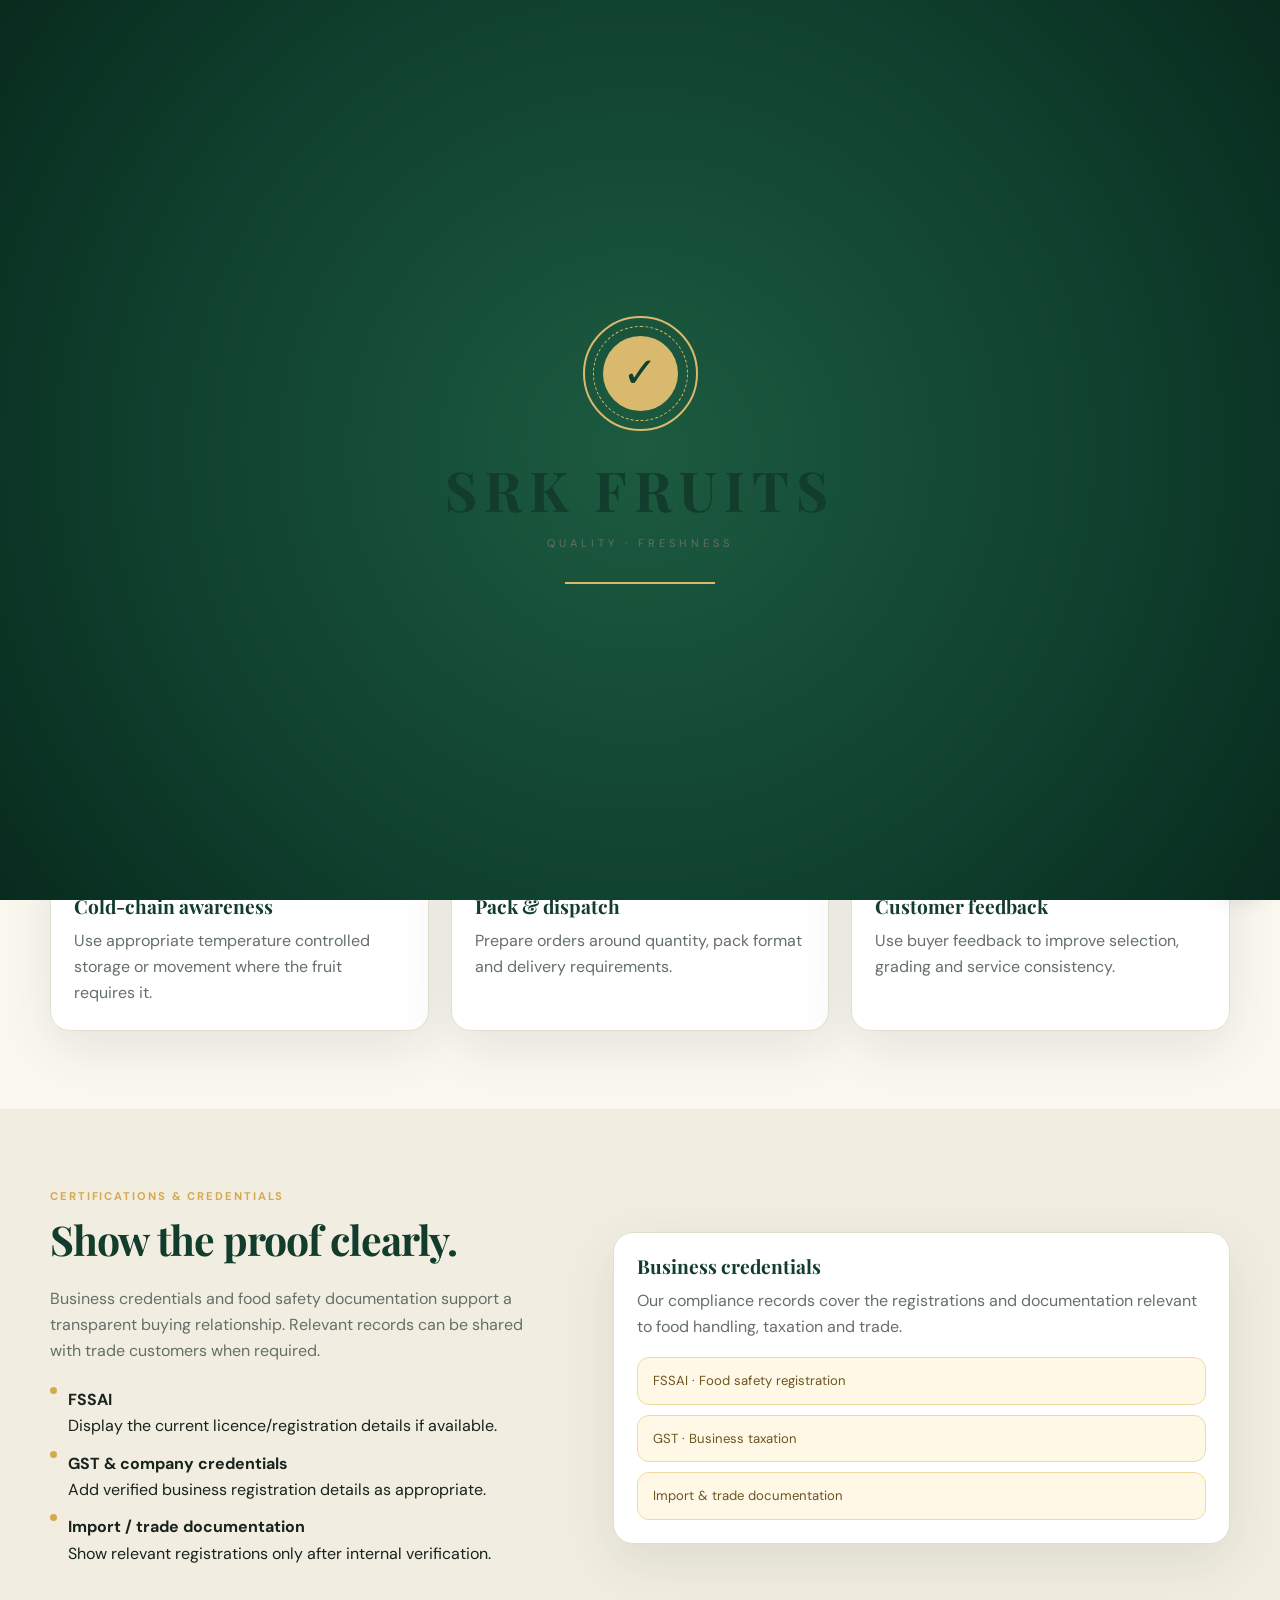
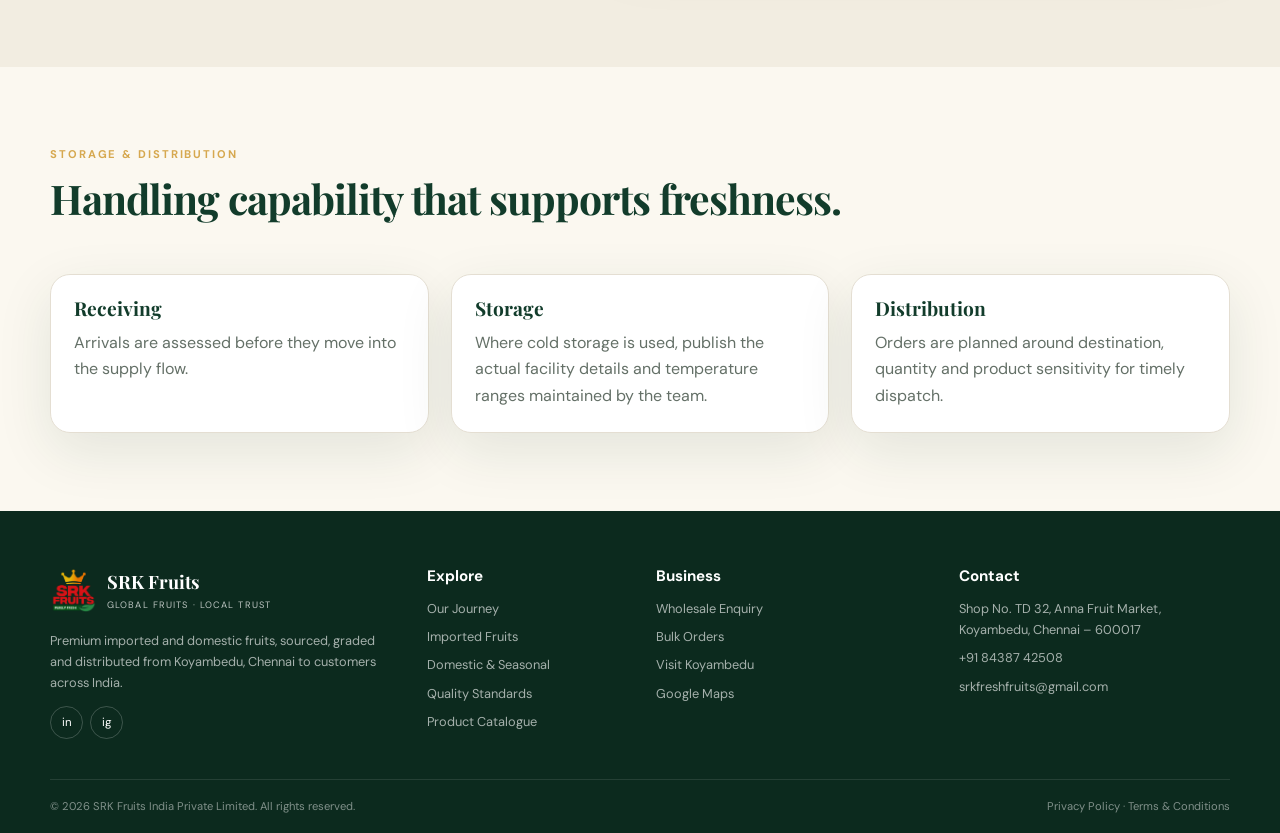
<file: quality.html>
<!doctype html><html lang="en"><head><meta charset="utf-8"><meta name="viewport" content="width=device-width,initial-scale=1"><title>Quality & Handling | SRK Fruits India</title><meta name="description" content="SRK Fruits India Private Limited — premium imported and domestic fruit importer and wholesale distributor from Koyambedu, Chennai."><link rel="stylesheet" href="css.css"></head>
<body>
    <!-- Quality Page Opening Animation -->
<div class="quality-opening" id="qualityOpening">

    <div class="quality-opening-bg"></div>

    <div class="quality-opening-content">
        <div class="quality-seal">
            <div class="seal-ring">
                <div class="seal-inner">
                    <span class="seal-check">✓</span>
                </div>
            </div>
        </div>

        <h1>SRK FRUITS</h1>
        <p>QUALITY · FRESHNESS</p>

        <div class="quality-loading">
            <span></span>
        </div>
    </div>

</div>
<header class="header" id="header">
 <div class="container nav">
  <a class="logo" href="index.html"><img src="assets/srk_logo.png" alt="SRK Fruits India logo"><div><strong>SRK Fruits</strong><span>Global Fruits · Local Trust</span></div></a>
  <button class="menu" id="menu" aria-label="Open menu">MENU</button>
  <nav class="links" id="links">
   <a href="index.html">Home</a><a href="about.html">About Us</a><a href="products.html">Products</a><a href="quality.html">Quality</a><a href="catalogue.html">Catalogue</a><a href="contact.html" class="nav-cta">Wholesale Enquiry</a>
  </nav>
 </div>
</header>
<main>
<section class="page-hero"><div class="container"><p class="eyebrow">Quality & Handling</p><h1>Quality is a process, not a tagline.</h1><p class="lead">Our quality approach brings together inspection, grading, careful handling and dispatch discipline across the supply flow.</p></div></section>
<section class="section"><div class="container"><div class="section-head"><div><p class="eyebrow">Quality framework</p><h2>From arrival to dispatch.</h2></div><p class="lead">Each stage is designed to protect appearance, condition and consistency from arrival through dispatch.</p></div><div class="grid grid-3"><div class="card card-pad"><div class="icon">01</div><h3>Incoming inspection</h3><p>Check visible condition, maturity, damage, packaging and arrival quality.</p></div><div class="card card-pad"><div class="icon">02</div><h3>Grading & sorting</h3><p>Separate produce by size, appearance and customer requirement before dispatch.</p></div><div class="card card-pad"><div class="icon">03</div><h3>Hygienic handling</h3><p>Keep handling areas, packing materials and movement practices suitable for fresh produce.</p></div><div class="card card-pad"><div class="icon">04</div><h3>Cold-chain awareness</h3><p>Use appropriate temperature controlled storage or movement where the fruit requires it.</p></div><div class="card card-pad"><div class="icon">05</div><h3>Pack & dispatch</h3><p>Prepare orders around quantity, pack format and delivery requirements.</p></div><div class="card card-pad"><div class="icon">06</div><h3>Customer feedback</h3><p>Use buyer feedback to improve selection, grading and service consistency.</p></div></div></div></section>
<section class="section alt"><div class="container feature"><div class="reveal"><p class="eyebrow">Certifications & credentials</p><h2>Show the proof clearly.</h2><p>Business credentials and food safety documentation support a transparent buying relationship. Relevant records can be shared with trade customers when required.</p><ul class="checks"><li><b></b><span><strong>FSSAI</strong><br>Display the current licence/registration details if available.</span></li><li><b></b><span><strong>GST & company credentials</strong><br>Add verified business registration details as appropriate.</span></li><li><b></b><span><strong>Import / trade documentation</strong><br>Show relevant registrations only after internal verification.</span></li></ul></div><div class="card card-pad reveal"><h3>Business credentials</h3><p class="muted">Our compliance records cover the registrations and documentation relevant to food handling, taxation and trade.</p><div class="notice">FSSAI · Food safety registration</div><div class="notice" style="margin-top:10px">GST · Business taxation</div><div class="notice" style="margin-top:10px">Import & trade documentation</div></div></div></section>
<section class="section"><div class="container"><div class="section-head"><div><p class="eyebrow">Storage & distribution</p><h2>Handling capability that supports freshness.</h2></div></div><div class="grid grid-3"><div class="card card-pad"><h3>Receiving</h3><p>Arrivals are assessed before they move into the supply flow.</p></div><div class="card card-pad"><h3>Storage</h3><p>Where cold storage is used, publish the actual facility details and temperature ranges maintained by the team.</p></div><div class="card card-pad"><h3>Distribution</h3><p>Orders are planned around destination, quantity and product sensitivity for timely dispatch.</p></div></div></div></section>
</main>
<footer class="footer">
 <div class="container">
  <div class="footer-grid">
   <div><a class="logo" href="index.html"><img src="assets/srk_logo.png" alt="SRK Fruits logo"><div><strong>SRK Fruits</strong><span>Global Fruits · Local Trust</span></div></a><p style="margin-top:16px">Premium imported and domestic fruits, sourced, graded and distributed from Koyambedu, Chennai to customers across India.</p><div class="social"><a href="https://www.linkedin.com/company/srk-fruits/" target="_blank" rel="noopener">in</a><a href="https://www.instagram.com/srkfreshfruits/" target="_blank" rel="noopener">ig</a></div></div>
   <div><h4>Explore</h4><ul><li><a href="about.html">Our Journey</a></li><li><a href="products.html">Imported Fruits</a></li><li><a href="products.html#domestic">Domestic & Seasonal</a></li><li><a href="quality.html">Quality Standards</a></li><li><a href="catalogue.html">Product Catalogue</a></li></ul></div>
   <div><h4>Business</h4><ul><li><a href="contact.html">Wholesale Enquiry</a></li><li><a href="contact.html#bulk">Bulk Orders</a></li><li><a href="contact.html#location">Visit Koyambedu</a></li><li><a href="https://www.google.com/maps?q=Shop+No.+TD+32,+Anna+Fruit+Market,+Koyambedu,+Chennai+600017" target="_blank" rel="noopener">Google Maps</a></li></ul></div>
   <div><h4>Contact</h4><ul><li>Shop No. TD 32, Anna Fruit Market,<br>Koyambedu, Chennai – 600017</li><li><a href="tel:+918438742508">+91 84387 42508</a></li><li><a href="mailto:srkfreshfruits@gmail.com">srkfreshfruits@gmail.com</a></li></ul></div>
  </div>
  <div class="footer-bottom"><span>© <span id="year"></span> SRK Fruits India Private Limited. All rights reserved.</span><span><a href="privacy.html">Privacy Policy</a> · <a href="terms.html">Terms & Conditions</a></span></div>
 </div>
</footer>
<div class="float-actions"><a class="float wa" href="https://wa.me/918438742508?text=Hello%20SRK%20Fruits%2C%20I%20would%20like%20to%20make%20a%20wholesale%20enquiry." target="_blank" rel="noopener" aria-label="WhatsApp">WA</a><a class="float call" href="tel:+918438742508" aria-label="Call">CALL</a></div>

<script>
const header=document.getElementById('header'); const menu=document.getElementById('menu'); const links=document.getElementById('links');
window.addEventListener('scroll',()=>header.classList.toggle('scrolled',scrollY>20),{passive:true});
menu?.addEventListener('click',()=>links.classList.toggle('open'));
document.querySelectorAll('.reveal').forEach(el=>{const o=new IntersectionObserver(es=>es.forEach(e=>{if(e.isIntersecting){e.target.classList.add('show');o.unobserve(e.target)}}),{threshold:.12});o.observe(el)});
document.getElementById('year').textContent=new Date().getFullYear();


// Quality page opening animation
window.addEventListener('load', function () {
    const opening = document.getElementById('qualityOpening');

    if (!opening) return;

    setTimeout(() => {
        opening.classList.add('open');
    }, 1800);

    setTimeout(() => {
        opening.classList.add('finished');
    }, 2800);
});
</script>
</body></html>
</file>
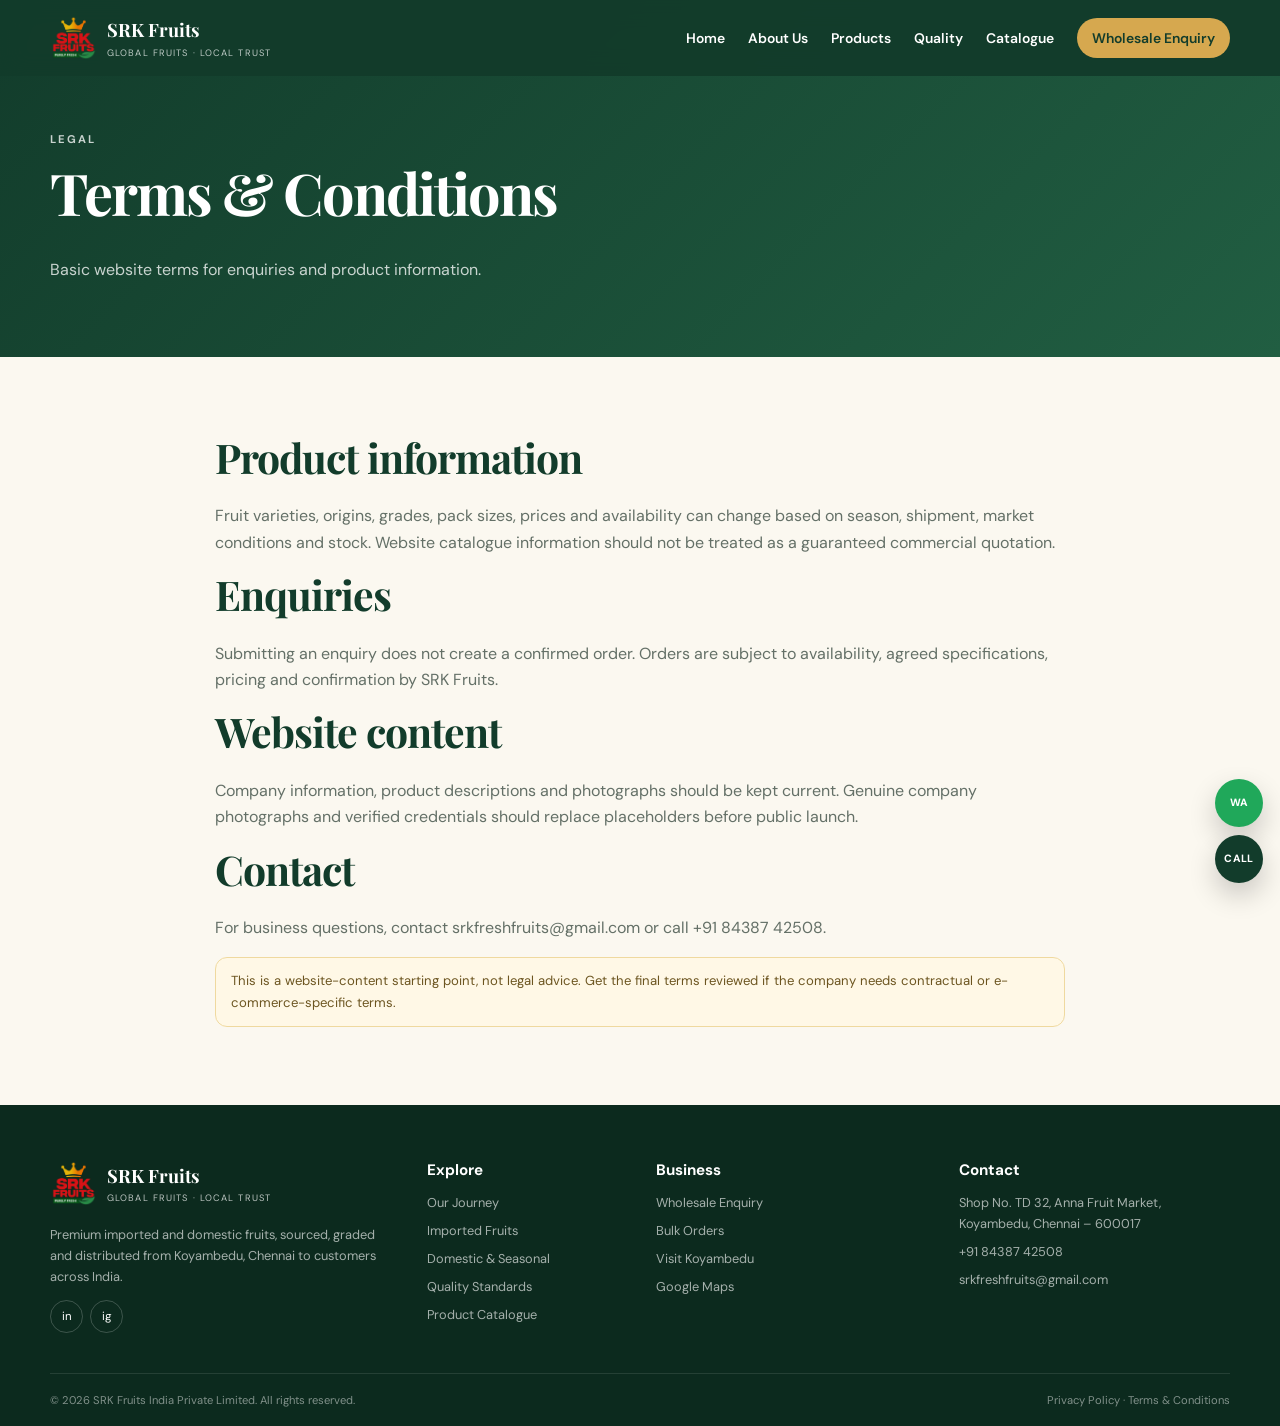
<file: terms.html>
<!doctype html><html lang="en"><head><meta charset="utf-8"><meta name="viewport" content="width=device-width,initial-scale=1"><title>Terms & Conditions | SRK Fruits India</title><meta name="description" content="SRK Fruits India Private Limited — premium imported and domestic fruit importer and wholesale distributor from Koyambedu, Chennai."><link rel="stylesheet" href="css.css"></head><body>
<header class="header" id="header">
 <div class="container nav">
  <a class="logo" href="index.html"><img src="assets/srk_logo.png" alt="SRK Fruits India logo"><div><strong>SRK Fruits</strong><span>Global Fruits · Local Trust</span></div></a>
  <button class="menu" id="menu" aria-label="Open menu">MENU</button>
  <nav class="links" id="links">
   <a href="index.html">Home</a><a href="about.html">About Us</a><a href="products.html">Products</a><a href="quality.html">Quality</a><a href="catalogue.html">Catalogue</a><a href="contact.html" class="nav-cta">Wholesale Enquiry</a>
  </nav>
 </div>
</header>
<main><section class="page-hero"><div class="container"><p class="eyebrow">Legal</p><h1>Terms & Conditions</h1><p class="lead">Basic website terms for enquiries and product information.</p></div></section><section class="section"><div class="container" style="max-width:850px"><h2>Product information</h2><p>Fruit varieties, origins, grades, pack sizes, prices and availability can change based on season, shipment, market conditions and stock. Website catalogue information should not be treated as a guaranteed commercial quotation.</p><h2>Enquiries</h2><p>Submitting an enquiry does not create a confirmed order. Orders are subject to availability, agreed specifications, pricing and confirmation by SRK Fruits.</p><h2>Website content</h2><p>Company information, product descriptions and photographs should be kept current. Genuine company photographs and verified credentials should replace placeholders before public launch.</p><h2>Contact</h2><p>For business questions, contact <a href="mailto:srkfreshfruits@gmail.com">srkfreshfruits@gmail.com</a> or call <a href="tel:+918438742508">+91 84387 42508</a>.</p><div class="notice">This is a website-content starting point, not legal advice. Get the final terms reviewed if the company needs contractual or e-commerce-specific terms.</div></div></section></main>
<footer class="footer">
 <div class="container">
  <div class="footer-grid">
   <div><a class="logo" href="index.html"><img src="assets/srk_logo.png" alt="SRK Fruits logo"><div><strong>SRK Fruits</strong><span>Global Fruits · Local Trust</span></div></a><p style="margin-top:16px">Premium imported and domestic fruits, sourced, graded and distributed from Koyambedu, Chennai to customers across India.</p><div class="social"><a href="https://www.linkedin.com/company/srk-fruits/" target="_blank" rel="noopener">in</a><a href="https://www.instagram.com/srkfreshfruits/" target="_blank" rel="noopener">ig</a></div></div>
   <div><h4>Explore</h4><ul><li><a href="about.html">Our Journey</a></li><li><a href="products.html">Imported Fruits</a></li><li><a href="products.html#domestic">Domestic & Seasonal</a></li><li><a href="quality.html">Quality Standards</a></li><li><a href="catalogue.html">Product Catalogue</a></li></ul></div>
   <div><h4>Business</h4><ul><li><a href="contact.html">Wholesale Enquiry</a></li><li><a href="contact.html#bulk">Bulk Orders</a></li><li><a href="contact.html#location">Visit Koyambedu</a></li><li><a href="https://www.google.com/maps?q=Shop+No.+TD+32,+Anna+Fruit+Market,+Koyambedu,+Chennai+600017" target="_blank" rel="noopener">Google Maps</a></li></ul></div>
   <div><h4>Contact</h4><ul><li>Shop No. TD 32, Anna Fruit Market,<br>Koyambedu, Chennai – 600017</li><li><a href="tel:+918438742508">+91 84387 42508</a></li><li><a href="mailto:srkfreshfruits@gmail.com">srkfreshfruits@gmail.com</a></li></ul></div>
  </div>
  <div class="footer-bottom"><span>© <span id="year"></span> SRK Fruits India Private Limited. All rights reserved.</span><span><a href="privacy.html">Privacy Policy</a> · <a href="terms.html">Terms & Conditions</a></span></div>
 </div>
</footer>
<div class="float-actions"><a class="float wa" href="https://wa.me/918438742508?text=Hello%20SRK%20Fruits%2C%20I%20would%20like%20to%20make%20a%20wholesale%20enquiry." target="_blank" rel="noopener" aria-label="WhatsApp">WA</a><a class="float call" href="tel:+918438742508" aria-label="Call">CALL</a></div>

<script>
const header=document.getElementById('header'); const menu=document.getElementById('menu'); const links=document.getElementById('links');
window.addEventListener('scroll',()=>header.classList.toggle('scrolled',scrollY>20),{passive:true});
menu?.addEventListener('click',()=>links.classList.toggle('open'));
document.querySelectorAll('.reveal').forEach(el=>{const o=new IntersectionObserver(es=>es.forEach(e=>{if(e.isIntersecting){e.target.classList.add('show');o.unobserve(e.target)}}),{threshold:.12});o.observe(el)});
document.getElementById('year').textContent=new Date().getFullYear();
</script>
</body></html>
</file>
<file: css.css>
@import url('https://fonts.googleapis.com/css2?family=DM+Sans:wght@400;500;600;700&family=Playfair+Display:wght@500;600;700&display=swap');

:root{
 --green:#123c2b;--green-2:#1d5b3f;--green-3:#2e7d58;--gold:#d6a84f;--gold-2:#f0cc7a;
 --cream:#fbf8f0;--cream-2:#f2ede1;--ink:#17231c;--muted:#647067;--white:#fff;--line:#e4ded2;
 --shadow:0 18px 55px rgba(18,60,43,.10);--radius:20px;--max:1180px
}
*{box-sizing:border-box}html{scroll-behavior:smooth}body{margin:0;background:var(--cream);color:var(--ink);font-family:"DM Sans",system-ui,sans-serif;line-height:1.65;overflow-x:hidden}
main{animation:pageIn .65s ease both}body:before{content:"";position:fixed;inset:0;pointer-events:none;opacity:.035;background-image:radial-gradient(#123c2b .6px,transparent .6px);background-size:16px 16px;z-index:-1}
img{max-width:100%;display:block}a{text-decoration:none;color:inherit}.container{width:min(var(--max),calc(100% - 40px));margin:auto}
/* Type is intentionally restrained for a more premium, editorial look. */
h1,h2,h3,h4{font-family:"Playfair Display",Georgia,serif;line-height:1.12;color:var(--green);margin:0 0 .55em}
h1{font-size:clamp(2.45rem,5vw,4.35rem);letter-spacing:-.035em}h2{font-size:clamp(1.85rem,3.2vw,2.65rem);letter-spacing:-.025em}h3{font-size:1.2rem}p{margin:.2em 0 1em;color:var(--muted)}
.eyebrow{text-transform:uppercase;letter-spacing:.17em;font-size:.7rem;font-weight:700;color:var(--gold);margin:0 0 .75rem}.section{padding:78px 0}.section.compact{padding:52px 0}.alt{background:var(--cream-2)}
.center{text-align:center}.lead{font-size:1rem;max-width:720px}.small{font-size:.84rem}.muted{color:var(--muted)}
.btn{display:inline-flex;align-items:center;justify-content:center;gap:8px;padding:12px 20px;border-radius:999px;font-weight:700;font-size:.88rem;border:1px solid transparent;transition:transform .25s ease,box-shadow .25s ease,background .25s ease}
.btn:hover{transform:translateY(-3px)}.btn-primary{background:var(--gold);color:#173423;box-shadow:0 12px 28px rgba(214,168,79,.2)}.btn-primary:hover{box-shadow:0 16px 32px rgba(214,168,79,.28)}.btn-dark{background:var(--green);color:#fff}.btn-outline{border-color:rgba(255,255,255,.45);color:#fff}.btn-light{background:#fff;color:var(--green);border-color:var(--line)}
.badge{display:inline-flex;align-items:center;padding:6px 10px;border-radius:999px;background:#edf5ef;color:var(--green-2);font-size:.72rem;font-weight:700}
/* Header */
.header{position:fixed;top:0;left:0;right:0;z-index:1000;background:rgba(18,60,43,.95);backdrop-filter:blur(12px);transition:background .3s,box-shadow .3s,transform .3s}.header.scrolled{background:rgba(251,248,240,.96);box-shadow:0 8px 28px rgba(0,0,0,.07)}
.nav{height:76px;display:flex;align-items:center;justify-content:space-between;gap:25px}.logo{display:flex;align-items:center;gap:9px;color:#fff}.header.scrolled .logo{color:var(--green)}.logo img{width:48px;height:48px;object-fit:contain}.logo strong{font-family:"Playfair Display";font-size:1.15rem}.logo span{display:block;font-size:.58rem;letter-spacing:.12em;text-transform:uppercase;opacity:.72}
.links{display:flex;align-items:center;gap:23px;color:#fff;font-weight:600;font-size:.87rem}.header.scrolled .links{color:var(--green)}.links a{position:relative}.links a:not(.nav-cta):after{content:"";position:absolute;left:0;right:100%;bottom:-6px;height:1.5px;background:var(--gold);transition:.25s}.links a:hover:after{right:0}.nav-cta{padding:9px 15px;border-radius:999px;background:var(--gold);color:var(--green)!important}
.menu{display:none;border:0;background:none;color:#fff;font:700 .7rem "DM Sans";letter-spacing:.12em;text-transform:uppercase;padding:8px}.header.scrolled .menu{color:var(--green)}
/* Hero */
.hero{position:relative;padding:145px 0 82px;background:linear-gradient(90deg,rgba(10,39,27,.97) 0%,rgba(10,39,27,.82) 48%,rgba(10,39,27,.38) 100%),url('https://p2.piqsels.com/preview/326/394/519/fruit-market-red-green-organic.jpg') center/cover no-repeat;min-height:610px;display:flex;align-items:center;overflow:hidden}
.hero:after{content:"";position:absolute;width:520px;height:520px;border:1px solid rgba(240,204,122,.18);border-radius:50%;right:-210px;bottom:-280px;animation:spinSlow 22s linear infinite}.hero .container{position:relative;z-index:1}.hero .eyebrow{color:var(--gold-2)}.hero h1{color:#fff;max-width:730px}.hero h1 em{color:var(--gold-2);font-style:normal}.hero p{color:rgba(255,255,255,.8);max-width:670px}.hero-actions{display:flex;gap:10px;flex-wrap:wrap;margin-top:24px}.hero-meta{display:flex;flex-wrap:wrap;gap:8px;margin-top:25px}.hero-meta span{padding:6px 10px;border:1px solid rgba(255,255,255,.18);border-radius:999px;color:#fff;font-size:.72rem}
/* Grids/cards */
.grid{display:grid;gap:22px}.grid-2{grid-template-columns:repeat(2,1fr)}.grid-3{grid-template-columns:repeat(3,1fr)}.grid-4{grid-template-columns:repeat(4,1fr)}
.card{background:#fff;border:1px solid var(--line);border-radius:var(--radius);box-shadow:var(--shadow);overflow:hidden;transition:transform .35s ease,box-shadow .35s ease}.card:hover{transform:translateY(-5px);box-shadow:0 24px 65px rgba(18,60,43,.14)}.card-pad{padding:23px}.card p:last-child{margin-bottom:0}
.section-head{display:flex;justify-content:space-between;align-items:end;gap:25px;margin-bottom:30px}.section-head .lead{margin:0;max-width:600px}
.stat-strip{background:#fff;border-bottom:1px solid var(--line)}.stats{display:grid;grid-template-columns:repeat(4,1fr);padding:23px 0}.stat{padding:7px 18px;text-align:center;border-right:1px solid var(--line)}.stat:last-child{border:0}.stat strong{display:block;font:600 1.65rem "Playfair Display";color:var(--green)}.stat span{font-size:.76rem;color:var(--muted)}
.feature{display:grid;grid-template-columns:.9fr 1.1fr;gap:58px;align-items:center}.photo-panel{min-height:390px;border-radius:26px;overflow:hidden;position:relative;background:#dfeadf;box-shadow:var(--shadow)}.photo-panel img{width:100%;height:100%;object-fit:cover;transition:transform .8s cubic-bezier(.2,.7,.2,1)}.photo-panel:hover img{transform:scale(1.045)}.photo-panel .photo-caption{position:absolute;bottom:16px;left:16px;background:rgba(18,60,43,.88);color:#fff;padding:8px 12px;border-radius:12px;font-size:.72rem}
.checks{display:grid;gap:11px;margin:22px 0;padding:0;list-style:none}.checks li{display:flex;gap:11px;align-items:flex-start}.checks b{width:7px;height:7px;border-radius:50%;background:var(--gold);display:block;flex:0 0 7px;margin-top:.55em;font-size:0}
.icon-grid{display:grid;grid-template-columns:repeat(3,1fr);gap:15px}.icon-card{padding:20px;border:1px solid var(--line);border-radius:17px;background:#fff;transition:transform .3s,box-shadow .3s,border-color .3s}.icon-card:hover{transform:translateY(-5px);box-shadow:var(--shadow);border-color:#d7c7a4}.icon{width:38px;height:38px;border-radius:50%;border:1px solid #d7c7a4;background:#fbf8f0;display:grid;place-items:center;color:var(--green);font-size:.68rem;font-weight:700;letter-spacing:.08em;margin-bottom:12px}
.split-band{background:var(--green);color:#fff}.split-band h2{color:#fff}.split-band p{color:rgba(255,255,255,.75)}
/* Products */
.product-card{background:#fff;border:1px solid var(--line);border-radius:18px;overflow:hidden;transition:transform .35s,box-shadow .35s}.product-card:hover{transform:translateY(-6px);box-shadow:var(--shadow)}.product-img{height:205px;background:#f7f3e8;display:grid;place-items:center;position:relative;overflow:hidden}.product-img img{width:100%;height:100%;object-fit:cover;transition:transform .7s}.product-card:hover .product-img img{transform:scale(1.05)}.origin{position:absolute;top:11px;left:11px;background:rgba(18,60,43,.92);color:#fff;border-radius:999px;padding:5px 8px;font-size:.65rem;font-weight:700}.product-body{padding:16px}.product-body h3{font-size:1.08rem;margin-bottom:4px}.product-meta{display:flex;justify-content:space-between;gap:10px;font-size:.72rem;color:var(--muted);margin:7px 0 12px}.filters{display:flex;gap:8px;flex-wrap:wrap;margin-bottom:22px}.filter{border:1px solid var(--line);background:#fff;border-radius:999px;padding:7px 12px;cursor:pointer;font:600 .75rem "DM Sans";color:var(--green);transition:.2s}.filter.active{background:var(--green);color:#fff;border-color:var(--green)}
.country{padding:22px;border-radius:17px;background:#fff;border:1px solid var(--line);text-align:center}.country strong{display:block;color:var(--green);font-size:.98rem}.country span{font-size:.74rem;color:var(--muted)}
.process{display:grid;grid-template-columns:repeat(5,1fr);gap:10px}.step{padding:18px;background:#fff;border:1px solid var(--line);border-radius:17px;position:relative}.step i{display:grid;place-items:center;width:31px;height:31px;border-radius:50%;background:var(--green);color:#fff;font-style:normal;font-weight:700;font-size:.72rem;margin-bottom:11px}
/* About timeline */
.journey{position:relative;margin-top:20px}.journey:before{content:"";position:absolute;left:18px;top:10px;bottom:10px;width:1px;background:#d8c9aa}.journey-item{position:relative;padding:0 0 28px 58px}.journey-item:last-child{padding-bottom:0}.journey-dot{position:absolute;left:11px;top:4px;width:15px;height:15px;border-radius:50%;background:var(--gold);box-shadow:0 0 0 6px var(--cream)}.journey-year{font-size:.7rem;letter-spacing:.14em;text-transform:uppercase;color:var(--gold);font-weight:700;margin-bottom:4px}.quote{border-left:2px solid var(--gold);padding:4px 0 4px 20px;margin:24px 0;font-family:"Playfair Display";font-size:1.35rem;line-height:1.45;color:var(--green)}
/* Forms/contact */
.page-hero{padding:130px 0 58px;background:linear-gradient(135deg,#123c2b,#215e42);color:#fff}.page-hero h1{color:#fff;font-size:clamp(2.35rem,4.5vw,3.8rem)}.page-hero p{color:rgba(255,255,255,.77);max-width:680px}.contact-grid{display:grid;grid-template-columns:.8fr 1.2fr;gap:26px}.contact-list{display:grid;gap:12px}.contact-item{padding:17px;border:1px solid var(--line);background:#fff;border-radius:15px}.contact-item b{display:block;color:var(--green);margin-bottom:3px}.form{background:#fff;border:1px solid var(--line);border-radius:22px;padding:25px;box-shadow:var(--shadow)}label{font-size:.76rem;font-weight:700;color:var(--green);display:block;margin-bottom:5px}input,select,textarea{width:100%;padding:12px 13px;border:1px solid #d8d4c9;border-radius:11px;background:#fff;font:inherit;outline:none}input:focus,select:focus,textarea:focus{border-color:var(--green-2);box-shadow:0 0 0 3px rgba(46,125,88,.1)}.field{margin-bottom:14px}.form-row{display:grid;grid-template-columns:1fr 1fr;gap:13px}.map{border:0;width:100%;height:370px;border-radius:20px;display:block}
/* Footer */
.footer{background:#0c2a1e;color:#fff;padding:55px 0 0}.footer-grid{display:grid;grid-template-columns:1.4fr .8fr 1.1fr 1.1fr;gap:32px}.footer h4{color:#fff;font:700 .95rem "DM Sans";margin-bottom:12px}.footer p,.footer li{color:rgba(255,255,255,.63);font-size:.8rem}.footer ul{list-style:none;padding:0;margin:0;display:grid;gap:7px}.footer a:hover{color:var(--gold-2)}.footer-bottom{margin-top:40px;padding:17px 0;border-top:1px solid rgba(255,255,255,.1);display:flex;justify-content:space-between;gap:15px;font-size:.7rem;color:rgba(255,255,255,.48)}.social{display:flex;gap:7px}.social a{width:33px;height:33px;border:1px solid rgba(255,255,255,.2);border-radius:50%;display:grid;place-items:center;font-size:.72rem}
.float-actions{position:fixed;right:17px;bottom:17px;z-index:900;display:grid;gap:8px}.float{width:48px;height:48px;border-radius:50%;display:grid;place-items:center;color:#fff;box-shadow:0 12px 28px rgba(0,0,0,.2);font-weight:800;font-size:.66rem;letter-spacing:.04em;transition:transform .25s}.float:hover{transform:translateY(-3px)}.wa{background:#20a85a}.call{background:var(--green)}
.notice{padding:12px 15px;border-radius:12px;background:#fff8e6;border:1px solid #efd99f;color:#6c5520;font-size:.82rem}
/* Animation system */
.reveal{opacity:0;transform:translateY(22px);transition:opacity .7s ease,transform .7s cubic-bezier(.2,.7,.2,1)}.reveal.show{opacity:1;transform:none}.reveal:nth-child(2){transition-delay:.08s}.reveal:nth-child(3){transition-delay:.16s}.reveal:nth-child(4){transition-delay:.24s}
.float-in{animation:floatIn 1s cubic-bezier(.2,.8,.2,1) both}.pulse-soft{animation:pulseSoft 3.5s ease-in-out infinite}.shine{position:relative;overflow:hidden}.shine:after{content:"";position:absolute;inset:-40% -20%;background:linear-gradient(100deg,transparent 40%,rgba(255,255,255,.16) 50%,transparent 60%);transform:translateX(-120%);animation:shine 5s ease-in-out infinite}
@keyframes pageIn{from{opacity:0}to{opacity:1}}@keyframes floatIn{from{opacity:0;transform:translateY(25px)}to{opacity:1;transform:none}}@keyframes pulseSoft{0%,100%{box-shadow:0 0 0 0 rgba(214,168,79,.18)}50%{box-shadow:0 0 0 10px rgba(214,168,79,0)}}@keyframes shine{0%,55%{transform:translateX(-120%)}75%,100%{transform:translateX(120%)}}@keyframes spinSlow{to{transform:rotate(360deg)}}
@media(max-width:900px){.links{position:absolute;top:76px;left:0;right:0;background:var(--green);display:none;flex-direction:column;align-items:stretch;padding:17px}.links.open{display:flex}.links a{padding:9px 14px}.menu{display:block}.stats,.grid-4{grid-template-columns:repeat(2,1fr)}.feature,.contact-grid{grid-template-columns:1fr}.icon-grid,.grid-3{grid-template-columns:repeat(2,1fr)}.process{grid-template-columns:repeat(2,1fr)}}
@media(max-width:600px){.container{width:min(var(--max),calc(100% - 28px))}.section{padding:58px 0}.hero{padding:125px 0 68px;min-height:650px;background-position:62% center}.hero-actions .btn{width:100%}.stats,.grid-2,.grid-3,.icon-grid,.form-row,.footer-grid,.process{grid-template-columns:1fr}.stat{border-right:0;border-bottom:1px solid var(--line);padding:14px}.stat:last-child{border-bottom:0}.section-head{display:block}.photo-panel{min-height:300px}.footer-bottom{display:block}.footer-bottom>*{display:block;margin-bottom:7px}.map{height:300px}.page-hero{padding-top:115px}}
@media(prefers-reduced-motion:reduce){*,*:before,*:after{animation:none!important;transition:none!important;scroll-behavior:auto!important}}




/* Interactive How We Work Bulbs */

.process .step {
    transition: opacity 0.4s ease,
                transform 0.4s ease;
}

.process-bulb {
    width: 65px;
    height: 65px;
    border-radius: 50%;
    border: 1px solid #d8d8d0;
    background: #e9e9e5;
    filter: grayscale(1);
    opacity: 0.45;
    font-size: 30px;
    cursor: pointer;
    display: grid;
    place-items: center;
    margin-bottom: 20px;
    transition: all 0.4s ease;
}

.process-bulb:hover {
    transform: scale(1.08);
}

/* Bright bulb after clicking */

.process-bulb.active {
    background: #fff5c2;
    border-color: #e4b52e;
    filter: grayscale(0);
    opacity: 1;
    box-shadow: 0 0 25px rgba(255, 193, 7, 0.45);
}

/* Dim content before activation */

.process-content {
    opacity: 0.35;
    filter: blur(1px);
    transition: opacity 0.4s ease,
                filter 0.4s ease;
}

/* Bright content after activation */

.step.activated .process-content {
    opacity: 1;
    filter: blur(0);
}

.step.activated h3 {
    color: var(--green);
}

/* Keyboard focus */

.process-bulb:focus-visible {
    outline: 3px solid #d5a623;
    outline-offset: 4px;
}



/* =================================
   HOME PAGE OPENING ANIMATIONS
================================= */

/* Initial hidden state */
.reveal {
    opacity: 0;
    transform: translateY(35px);
    transition:
        opacity 0.9s ease,
        transform 0.9s cubic-bezier(0.22, 1, 0.36, 1);
}

/* Visible state */
.reveal.show {
    opacity: 1;
    transform: translateY(0);
}

/* Hero animation */
.hero h1 {
    animation: heroFadeUp 1s ease forwards;
}

.hero .lead {
    animation: heroFadeUp 1s ease 0.2s both;
}

.hero-actions {
    animation: heroFadeUp 1s ease 0.4s both;
}

.hero-meta {
    animation: heroFadeUp 1s ease 0.6s both;
}

/* Hero movement */
@keyframes heroFadeUp {
    from {
        opacity: 0;
        transform: translateY(35px);
    }

    to {
        opacity: 1;
        transform: translateY(0);
    }
}

/* Feature image opening animation */
.float-in {
    opacity: 0;
    transform: translateX(-40px);
    transition:
        opacity 1s ease,
        transform 1s ease;
}

.float-in.show {
    opacity: 1;
    transform: translateX(0);
}

/* Respect reduced-motion preferences */
@media (prefers-reduced-motion: reduce) {
    .reveal,
    .float-in,
    .hero h1,
    .hero .lead,
    .hero-actions,
    .hero-meta {
        animation: none;
        transition: none;
        opacity: 1;
        transform: none;
    }
}



/* Window Opening Effect */

.window-opening {
    position: fixed;
    inset: 0;
    z-index: 99999;
    display: flex;
    pointer-events: none;
}

.window-panel {
    width: 50%;
    height: 100%;
    background: #10412f;
    transition: transform 1.5s cubic-bezier(.77, 0, .18, 1);
}

.window-left {
    transform-origin: left;
}

.window-right {
    transform-origin: right;
}

/* Center title */

.window-title {
    position: absolute;
    top: 50%;
    left: 50%;
    transform: translate(-50%, -50%);
    color: #f5f2e8;
    font-family: 'Playfair Display', serif;
    font-size: clamp(25px, 5vw, 55px);
    font-weight: bold;
    letter-spacing: 8px;
    white-space: nowrap;
    opacity: 1;
    transition: opacity 0.4s ease;
}

/* Open the two panels */

.window-opening.open .window-left {
    transform: translateX(-100%);
}

.window-opening.open .window-right {
    transform: translateX(100%);
}

.window-opening.open .window-title {
    opacity: 0;
}

/* Hide after animation */

.window-opening.finished {
    display: none;
}

/* Accessibility */

@media (prefers-reduced-motion: reduce) {
    .window-panel {
        transition-duration: 0.1s;
    }
}


/* About Page - Orchard Gate Opening */

.about-opening {
    position: fixed;
    inset: 0;
    z-index: 99999;
    pointer-events: none;
}

.about-shutter {
    position: absolute;
    left: 0;
    width: 100%;
    height: 50%;
    background: #10412f;
    transition: transform 1.4s cubic-bezier(.77, 0, .18, 1);
}

.about-top {
    top: 0;
}

.about-bottom {
    bottom: 0;
}

/* Center title */

.about-opening-title {
    position: absolute;
    top: 50%;
    left: 50%;
    transform: translate(-50%, -50%);
    text-align: center;
    color: #f5e8bd;
    width: 100%;
    transition: opacity 0.4s ease;
}

.about-opening-title span {
    font-family: 'Playfair Display', serif;
    font-size: clamp(28px, 5vw, 56px);
    letter-spacing: 7px;
    font-weight: bold;
}

.about-opening-title p {
    font-size: 11px;
    letter-spacing: 4px;
    margin-top: 15px;
}

/* Open vertically */

.about-opening.open .about-top {
    transform: translateY(-100%);
}

.about-opening.open .about-bottom {
    transform: translateY(100%);
}

.about-opening.open .about-opening-title {
    opacity: 0;
}

.about-opening.finished {
    display: none;
}

@media (prefers-reduced-motion: reduce) {
    .about-shutter {
        transition-duration: 0.1s;
    }
}

/* ===== PRODUCTS PAGE OPENING ANIMATION ===== */

.products-opening {
    position: fixed;
    inset: 0;
    z-index: 99999;
    pointer-events: none;
    overflow: hidden;
}

.products-panel {
    position: absolute;
    top: 0;
    width: 50%;
    height: 100%;
    background: #10412f;
    transition: transform 1.5s cubic-bezier(.77, 0, .18, 1);
}

.products-panel-left {
    left: 0;
}

.products-panel-right {
    right: 0;
}

.products-opening-content {
    position: absolute;
    top: 50%;
    left: 50%;
    transform: translate(-50%, -50%);
    text-align: center;
    color: #f5e8bd;
    width: 100%;
    transition: opacity .5s ease, transform .8s ease;
}

.products-opening-content h1 {
    font-family: 'Playfair Display', serif;
    font-size: clamp(30px, 5vw, 60px);
    letter-spacing: 8px;
    margin: 20px 0 12px;
}

.products-opening-content p {
    font-size: 10px;
    letter-spacing: 4px;
}

.fruit-orbit {
    display: flex;
    justify-content: center;
    gap: 25px;
    font-size: 35px;
}

.fruit-orbit span {
    display: inline-block;
    animation: fruitFloat 1.2s ease-in-out infinite alternate;
}

.fruit-orbit span:nth-child(2) {
    animation-delay: .2s;
}

.fruit-orbit span:nth-child(3) {
    animation-delay: .4s;
}

@keyframes fruitFloat {
    from {
        transform: translateY(0) rotate(-10deg);
    }

    to {
        transform: translateY(-15px) rotate(10deg);
    }
}

/* Panels open outward */

.products-opening.open .products-panel-left {
    transform: translateX(-100%);
}

.products-opening.open .products-panel-right {
    transform: translateX(100%);
}

.products-opening.open .products-opening-content {
    opacity: 0;
    transform: translate(-50%, -60%);
}

.products-opening.finished {
    display: none;
}

@media (prefers-reduced-motion: reduce) {
    .products-panel {
        transition-duration: .1s;
    }

    .fruit-orbit span {
        animation: none;
    }
}

/* ===== QUALITY PAGE OPENING ===== */

.quality-opening {
    position: fixed;
    inset: 0;
    z-index: 99999;
    background: #10412f;
    display: flex;
    align-items: center;
    justify-content: center;
    overflow: hidden;
    pointer-events: none;
}

.quality-opening-bg {
    position: absolute;
    inset: 0;
    background: radial-gradient(
        circle at center,
        #1c5b40 0%,
        #10412f 60%,
        #082b1e 100%
    );
    transform: scale(1);
    transition: transform 1.5s ease, opacity 1s ease;
}

.quality-opening-content {
    position: relative;
    z-index: 2;
    text-align: center;
    color: #f5e8bd;
    transition: opacity .6s ease, transform .8s ease;
}

/* Golden quality seal */

.quality-seal {
    display: flex;
    justify-content: center;
    margin-bottom: 28px;
}

.seal-ring {
    width: 115px;
    height: 115px;
    border: 2px solid #d9b96e;
    border-radius: 50%;
    display: flex;
    align-items: center;
    justify-content: center;
    position: relative;
    animation: sealRotate 3s linear infinite;
}

.seal-ring::before {
    content: "";
    position: absolute;
    inset: 8px;
    border: 1px dashed #d9b96e;
    border-radius: 50%;
}

.seal-inner {
    width: 75px;
    height: 75px;
    background: #d9b96e;
    border-radius: 50%;
    display: flex;
    align-items: center;
    justify-content: center;
    animation: sealCounterRotate 3s linear infinite;
}

.seal-check {
    color: #10412f;
    font-size: 42px;
    font-weight: bold;
}

.quality-opening-content h1 {
    font-family: 'Playfair Display', serif;
    font-size: clamp(30px, 5vw, 55px);
    letter-spacing: 7px;
    margin: 0 0 14px;
}

.quality-opening-content p {
    font-size: 11px;
    letter-spacing: 4px;
    margin: 0;
}

/* Loading line */

.quality-loading {
    width: 150px;
    height: 2px;
    background: rgba(217, 185, 110, .2);
    margin: 30px auto 0;
    overflow: hidden;
}

.quality-loading span {
    display: block;
    height: 100%;
    width: 0;
    background: #d9b96e;
    animation: qualityProgress 1.5s ease forwards;
}

@keyframes sealRotate {
    to {
        transform: rotate(360deg);
    }
}

@keyframes sealCounterRotate {
    to {
        transform: rotate(-360deg);
    }
}

@keyframes qualityProgress {
    to {
        width: 100%;
    }
}

/* Reveal the quality page */

.quality-opening.open .quality-opening-bg {
    transform: scale(1.5);
    opacity: 0;
}

.quality-opening.open .quality-opening-content {
    opacity: 0;
    transform: scale(.7);
}

.quality-opening.finished {
    display: none;
}

@media (prefers-reduced-motion: reduce) {
    .seal-ring,
    .seal-inner,
    .quality-loading span {
        animation: none;
    }

    .quality-opening-bg,
    .quality-opening-content {
        transition-duration: .1s;
    }
}

/* ===== CATALOGUE PAGE OPENING ===== */

.catalogue-opening {
    position: fixed;
    inset: 0;
    z-index: 99999;
    background: #10412f;
    display: flex;
    align-items: center;
    justify-content: center;
    overflow: hidden;
    pointer-events: none;
}

.catalogue-curtain {
    position: absolute;
    inset: 0;
    background: radial-gradient(
        circle at center,
        #1c5b40,
        #10412f 65%,
        #082b1e
    );
    clip-path: circle(150% at 50% 50%);
    transition: clip-path 1.5s cubic-bezier(.77, 0, .18, 1);
}

.catalogue-opening-content {
    position: relative;
    z-index: 2;
    text-align: center;
    color: #f5e8bd;
    transition: opacity .6s ease, transform .8s ease;
}

/* Globe animation */

.catalogue-globe {
    position: relative;
    width: 140px;
    height: 140px;
    margin: 0 auto 25px;
    display: flex;
    align-items: center;
    justify-content: center;
}

.globe-ring {
    position: absolute;
    width: 110px;
    height: 110px;
    border: 2px solid #d9b96e;
    border-radius: 50%;
}

.globe-ring-one {
    animation: catalogueGlobeRotate 4s linear infinite;
}

.globe-ring-two {
    width: 85px;
    height: 125px;
    border-style: dashed;
    animation: catalogueGlobeRotate 6s linear infinite reverse;
}

.globe-fruits {
    font-size: 45px;
    position: relative;
    z-index: 2;
    animation: catalogueFruitPulse 1.5s ease-in-out infinite alternate;
}

.globe-fruit {
    position: absolute;
    font-size: 23px;
}

.fruit-one {
    top: 0;
    right: 5px;
}

.fruit-two {
    bottom: 5px;
    left: 5px;
}

.fruit-three {
    bottom: 0;
    right: 0;
}

/* Branding */

.catalogue-opening-content h1 {
    font-family: 'Playfair Display', serif;
    font-size: clamp(30px, 5vw, 55px);
    letter-spacing: 8px;
    margin: 0 0 14px;
}

.catalogue-opening-content p {
    font-size: 10px;
    letter-spacing: 3px;
    margin: 0;
}

/* Loading bar */

.catalogue-loading {
    width: 160px;
    height: 2px;
    margin: 30px auto 0;
    background: rgba(217, 185, 110, .2);
    overflow: hidden;
}

.catalogue-loading span {
    display: block;
    height: 100%;
    width: 0;
    background: #d9b96e;
    animation: catalogueProgress 1.6s ease forwards;
}

/* Animation keyframes */

@keyframes catalogueGlobeRotate {
    from {
        transform: rotate(0deg);
    }

    to {
        transform: rotate(360deg);
    }
}

@keyframes catalogueFruitPulse {
    from {
        transform: scale(.9);
    }

    to {
        transform: scale(1.1);
    }
}

@keyframes catalogueProgress {
    to {
        width: 100%;
    }
}

/* Reveal catalogue */

.catalogue-opening.open .catalogue-curtain {
    clip-path: circle(0% at 50% 50%);
}

.catalogue-opening.open .catalogue-opening-content {
    opacity: 0;
    transform: scale(.8);
}

.catalogue-opening.finished {
    display: none;
}

@media (prefers-reduced-motion: reduce) {
    .globe-ring,
    .globe-fruits,
    .catalogue-loading span {
        animation: none;
    }

    .catalogue-curtain,
    .catalogue-opening-content {
        transition-duration: .1s;
    }
}
</file>
